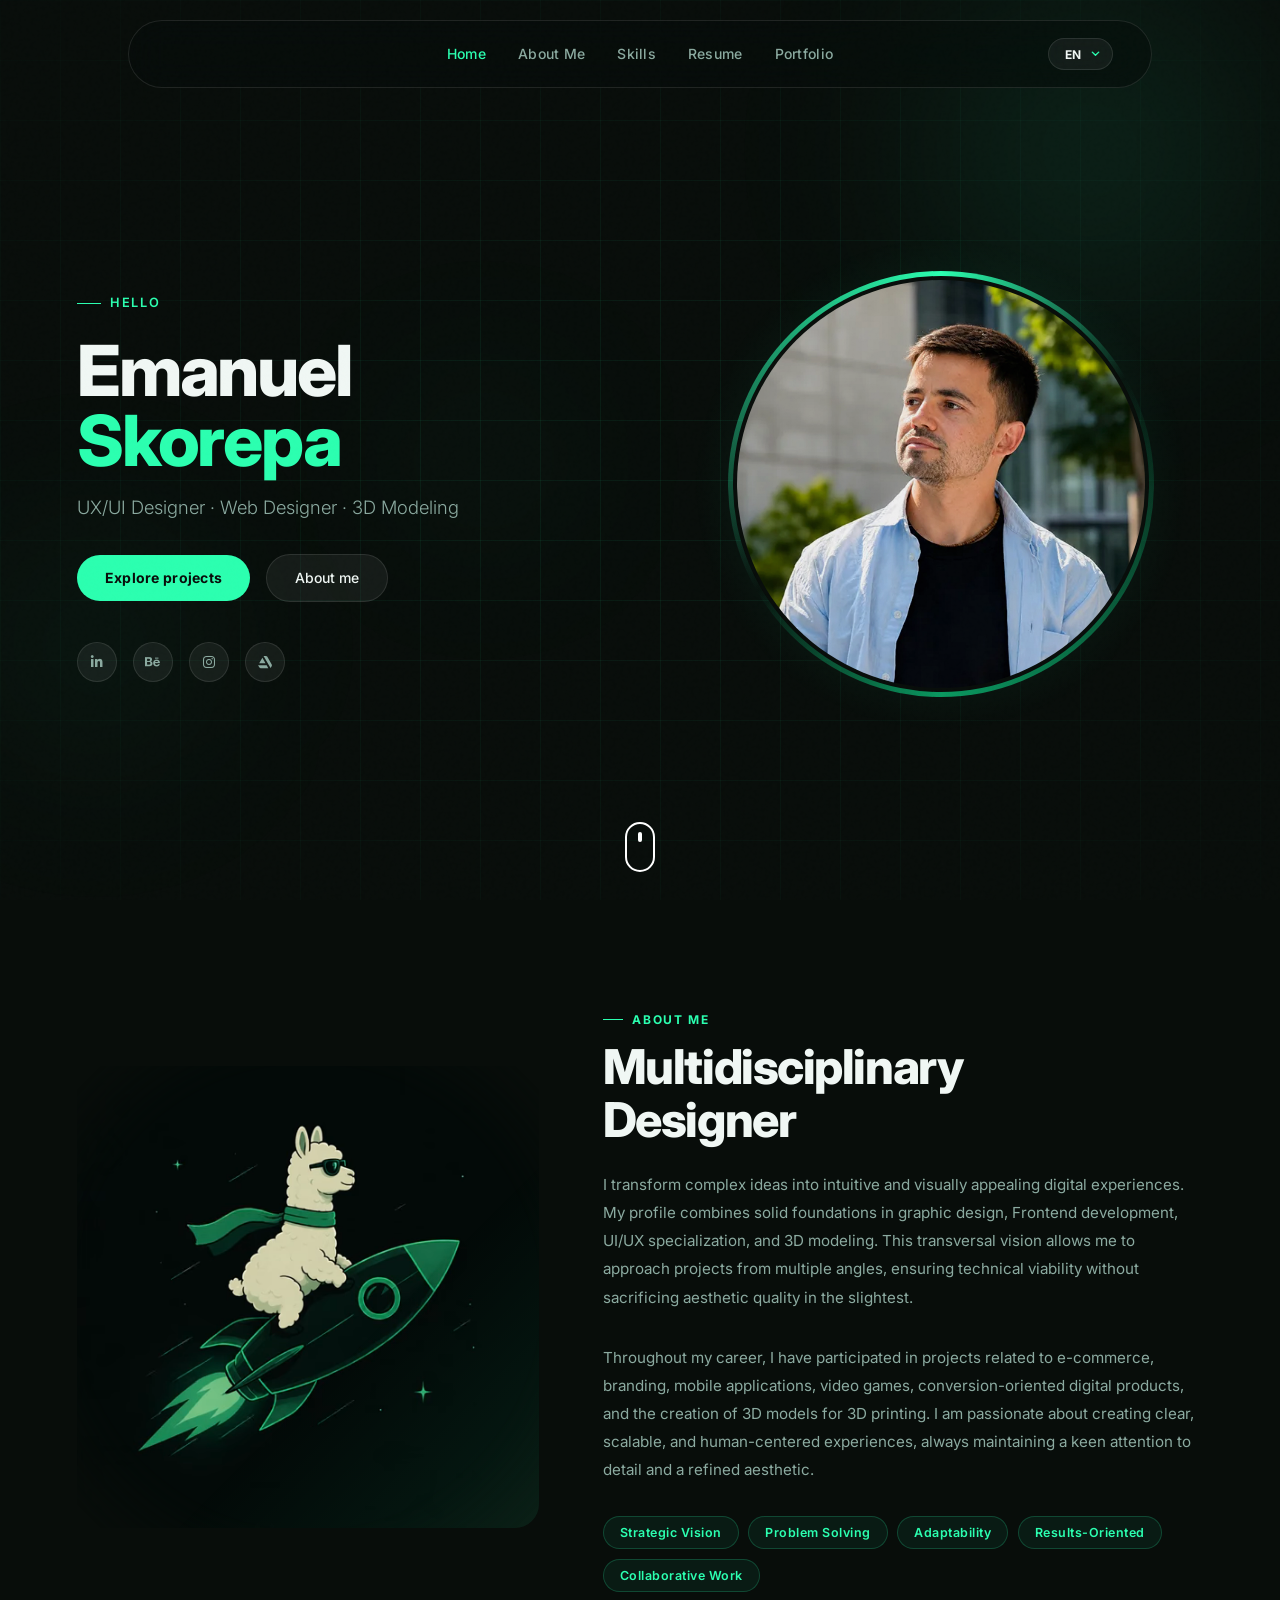
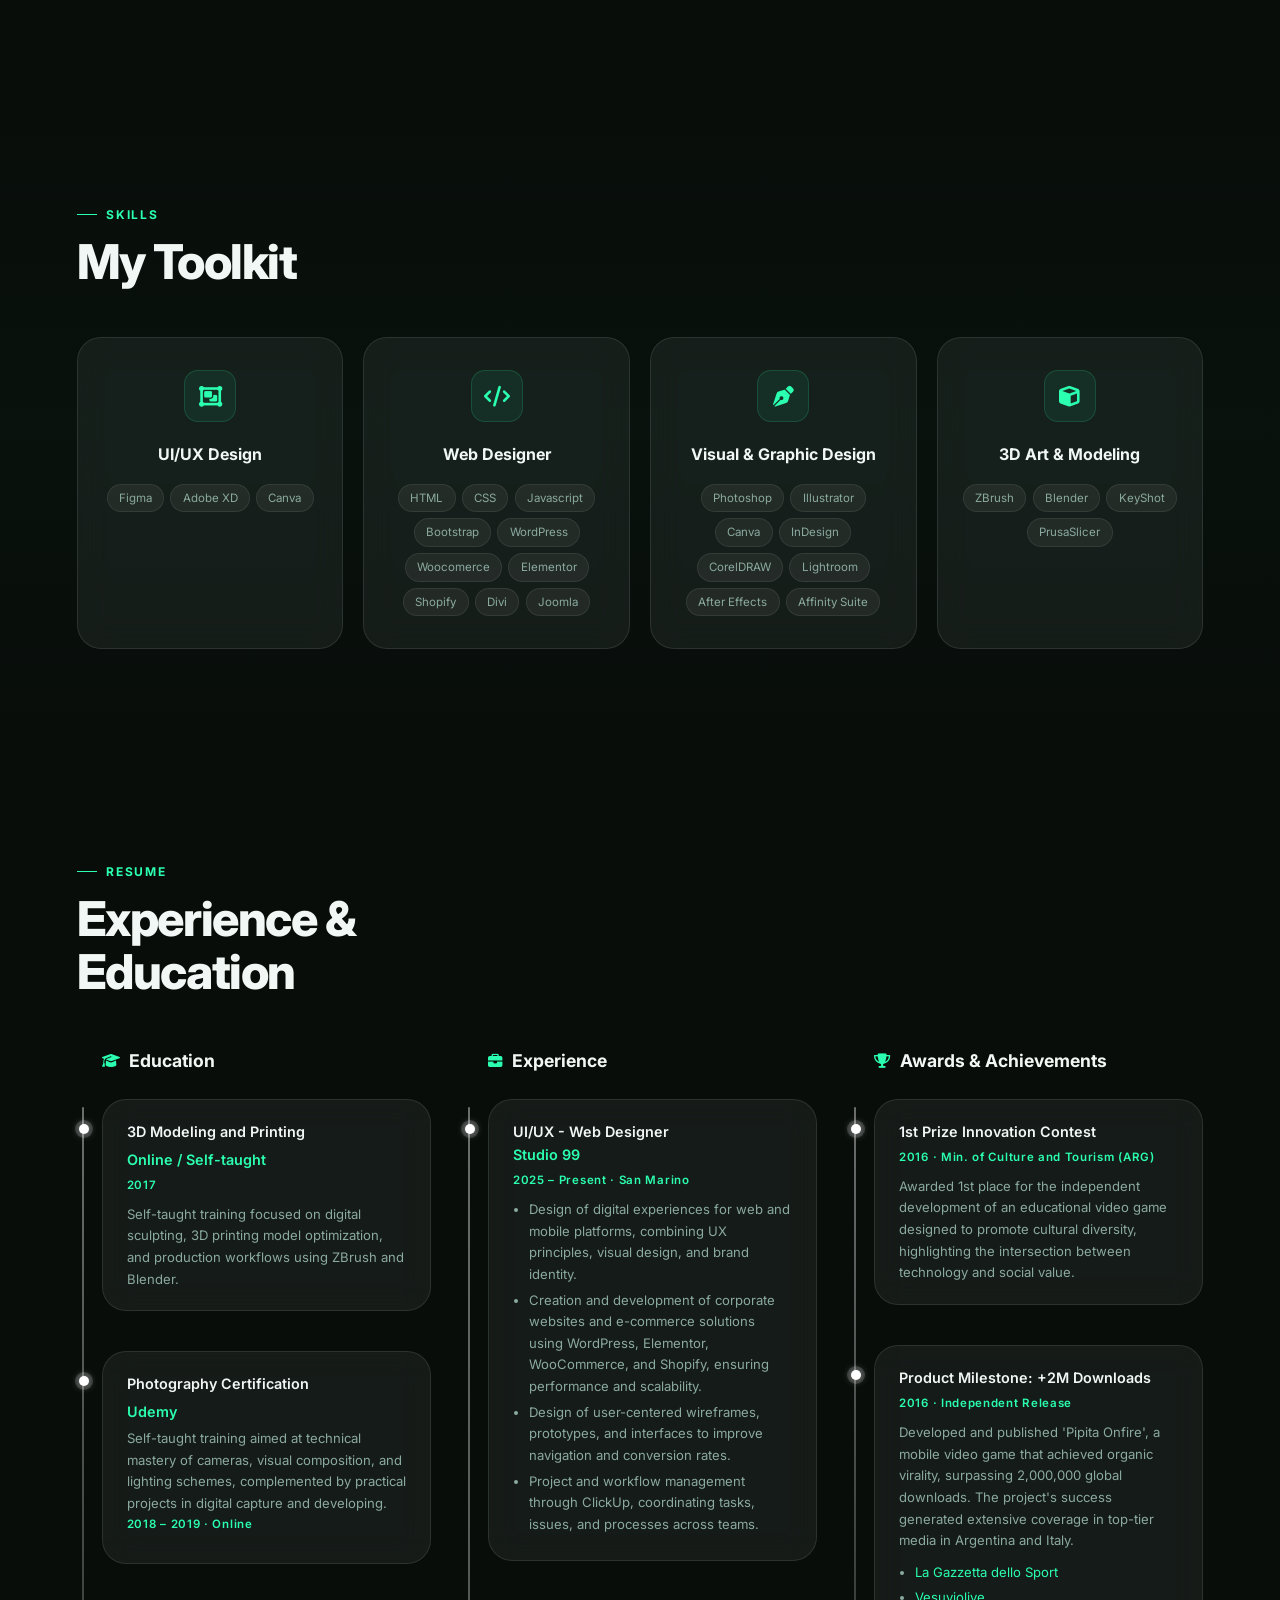
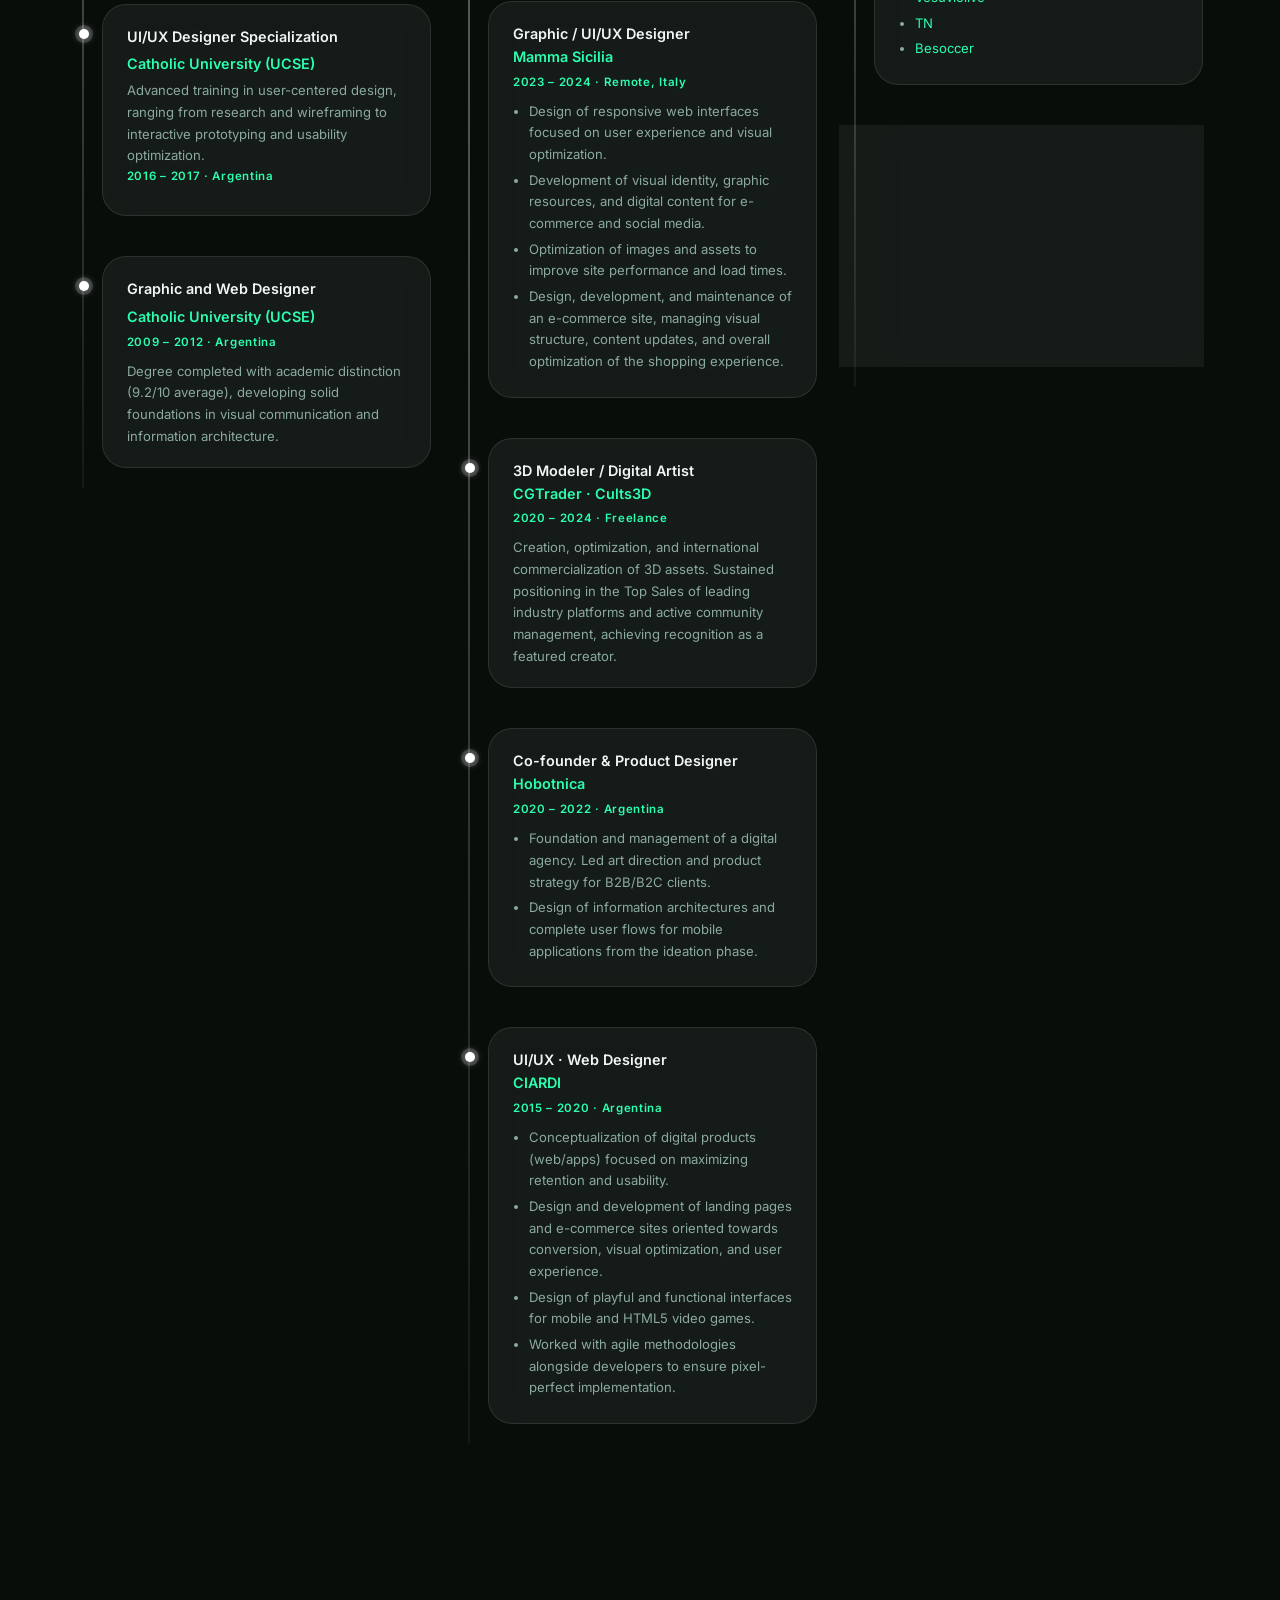
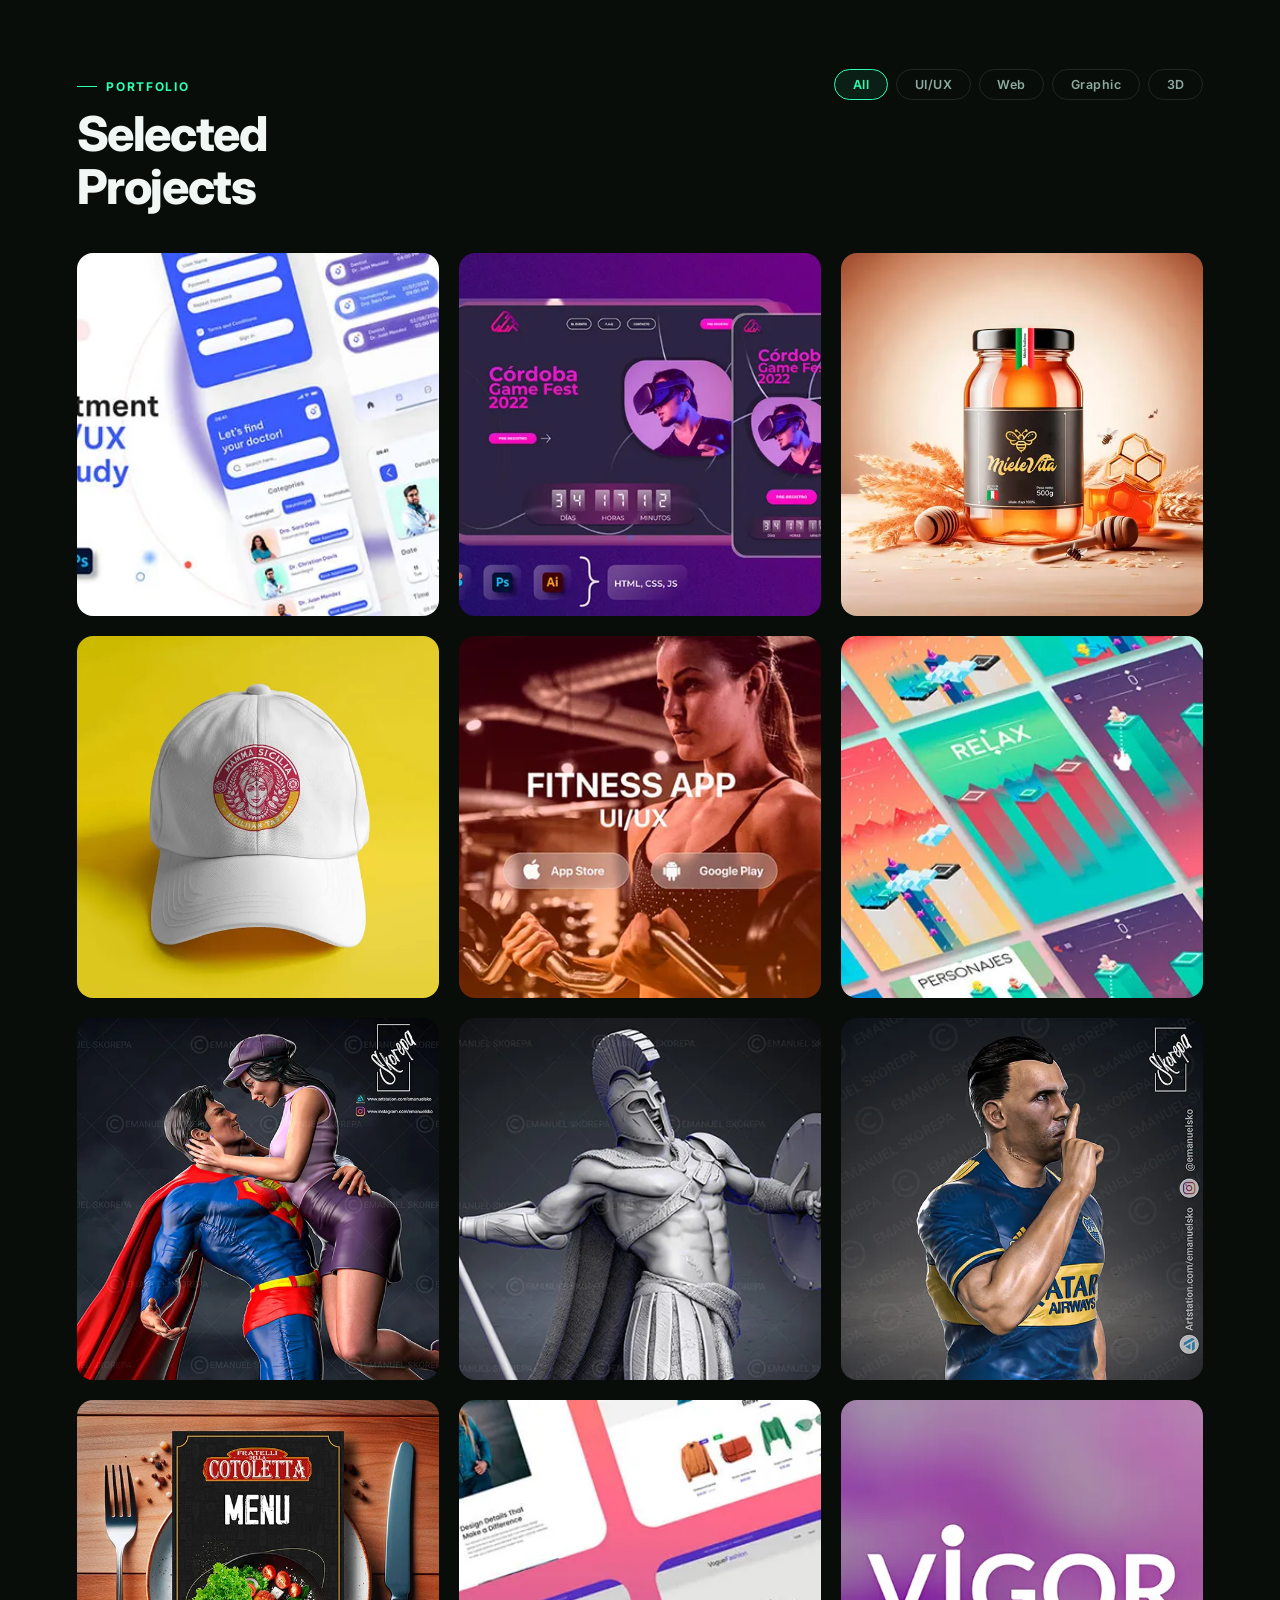
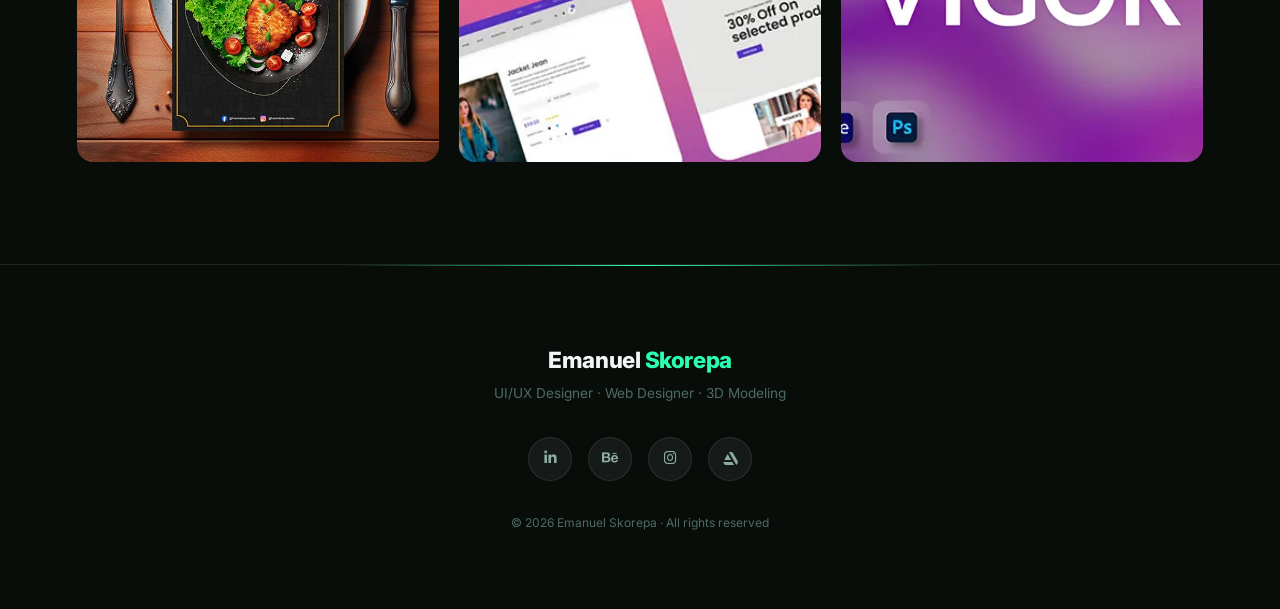
<file: index.html>
<!DOCTYPE html>
<html lang="en">
<head>
  <meta charset="UTF-8">
  <meta name="viewport" content="width=device-width, initial-scale=1.0">
  <meta name="description" content="Emanuel Skorepa — UI/UX Designer, Frontend Designer and 3D Artist specialized in interface design, digital experiences, branding, and user-centered web development.">
  <link rel="canonical" href="https://emanuelsko.github.io/">
  <link rel="alternate" hreflang="en" href="https://emanuelsko.github.io/" />
  <link rel="alternate" hreflang="es" href="https://emanuelsko.github.io/es/" />
  <link rel="alternate" hreflang="it" href="https://emanuelsko.github.io/it/" />
  <link rel="alternate" hreflang="x-default" href="https://emanuelsko.github.io/" />
  <link rel="apple-touch-icon" sizes="180x180" href="https://emanuelsko.github.io/assets/apple-touch-icon.png">
  <link rel="icon" type="image/png" sizes="32x32" href="https://emanuelsko.github.io/assets/favicon.png">
  <title>Emanuel Skorepa — UI/UX Designer & Frontend Designer</title>
  <link rel="preconnect" href="https://fonts.googleapis.com">
  <link href="https://fonts.googleapis.com/css2?family=Inter:wght@300;400;500;600;700;800;900&display=swap" rel="stylesheet">
  <link href="css/style.css" rel="stylesheet">
  <link href="css/all.min.css" rel="stylesheet">
  <link rel="stylesheet" href="https://cdnjs.cloudflare.com/ajax/libs/font-awesome/6.5.2/css/all.min.css">
</head>
<body>

<div id="loader">
  <div class="loader-ring"></div>
</div>

<nav id="navbar">
  <div class="nav-left">
    <button class="hamburger" id="hamburger" aria-label="Menu">
      <span></span><span></span><span></span>
    </button>
  </div>

  <ul class="nav-links">
    <li><a href="#hero">Home</a></li>
    <li><a href="#about">About Me</a></li>
    <li><a href="#skills">Skills</a></li>
    <li><a href="#experience">Resume</a></li>
    <li><a href="#portfolio">Portfolio</a></li>
  </ul>

  <div class="nav-right">
    <div class="lang-selector">
      <select id="langSelect" onchange="changeLanguage(this.value)" aria-label="Select Language">
        <option value="en" selected>EN</option>
        <option value="es">ES</option>
        <option value="it">IT</option>
      </select>
    </div>
  </div>
</nav>

<div class="mobile-menu" id="mobileMenu">
  <a href="#hero" onclick="closeMobile()">Home</a>
  <a href="#about" onclick="closeMobile()">About Me</a>
  <a href="#skills" onclick="closeMobile()">Skills</a>
  <a href="#experience" onclick="closeMobile()">Resume</a>
  <a href="#portfolio" onclick="closeMobile()">Portfolio</a>
</div>

<section id="hero">
  <div class="hero-grid"></div>
  <div class="hero-blob hero-blob-1"></div>
  <div class="hero-blob hero-blob-2"></div>
  <div class="hero-blob hero-blob-3"></div>

  <div class="hero-inner">
    <div class="hero-text">
      <div class="hero-eyebrow">Hello</div>
      <h1 class="hero-name">Emanuel<br><span class="accent">Skorepa</span></h1>
      <p class="hero-title">UX/UI Designer · Web Designer · 3D Modeling</p>

      <div class="hero-cta">
        <a href="#portfolio" class="btn-primary">Explore projects</a>
        <a href="#about" class="btn-ghost">About me</a>
      </div>
      <div class="hero-socials">
        <a href="https://www.linkedin.com/in/emanuelsko/" target="_blank" aria-label="LinkedIn"><i class="fa-brands fa-linkedin-in"></i></a>
        <a href="https://www.behance.net/emanuelsko" target="_blank" aria-label="Behance"><i class="fa-brands fa-behance"></i></a>
        <a href="https://www.instagram.com/emanuelsko" target="_blank" aria-label="Instagram"><i class="fa-brands fa-instagram"></i></a>
        <a href="https://www.artstation.com/emanuelsko" target="_blank" aria-label="ArtStation"><svg xmlns="http://www.w3.org/2000/svg" width="14" height="14" viewBox="0 0 512 512" fill="currentColor"><path d="m2 377.4l43 74.3A51.35 51.35 0 0 0 90.9 480h285.4l-59.2-102.6zM501.8 350L335.6 59.3A51.38 51.38 0 0 0 290.2 32h-88.4l257.3 447.6l40.7-70.5c1.9-3.2 21-29.7 2-59.1M275 304.5l-115.5-200L44 304.5z"/></svg></a>
      </div>
    </div>
    <div class="hero-image-wrap">
      <div class="hero-image-glass">
        <div class="hero-img-glow"></div>
        <img src="assets/yo-1.webp" alt="Emanuel Skorepa">
      </div>
    </div>
  </div>

  <a href="#about" aria-label="about" class="scroll-link absolute bottom-10 left-1/2 transform -translate-x-1/2 z-20 bounce-soft block">
            <!-- El dibujo del mouse creado con CSS -->
            <div class="mouse-icon">
                <div class="mouse-wheel"></div>
            </div>
        </a>
</section>

<section id="about">
  <div class="section-inner">
    <div class="about-grid">
      <div class="about-img-wrap reveal">
        <video autoplay loop muted playsinline poster="assets/alpaca.webp">
          <source src="assets/alpaca2.webm" type="video/webm">
            Your browser does not support the video tag.
          </video>
     </div>
      <div class="about-text">
        <span class="section-label">About Me</span>
        <h2 class="section-heading reveal">Multidisciplinary<br>Designer</h2>
        <p class="reveal reveal-delay-1">I transform complex ideas into intuitive and visually appealing digital experiences. My profile combines solid foundations in graphic design, Frontend development, UI/UX specialization, and 3D modeling. This transversal vision allows me to approach projects from multiple angles, ensuring technical viability without sacrificing aesthetic quality in the slightest.</p>
        <p class="reveal reveal-delay-2">Throughout my career, I have participated in projects related to e-commerce, branding, mobile applications, video games, conversion-oriented digital products, and the creation of 3D models for 3D printing. I am passionate about creating clear, scalable, and human-centered experiences, always maintaining a keen attention to detail and a refined aesthetic.</p>
        <div class="tags reveal reveal-delay-3">
          <span class="tag">Strategic Vision</span>
          <span class="tag">Problem Solving</span>
          <span class="tag">Adaptability</span>
          <span class="tag">Results-Oriented</span>
          <span class="tag">Collaborative Work</span>
        </div>
      </div>
    </div>
  </div>
</section>

<section id="skills">
  <div class="section-inner">
    <span class="section-label reveal">Skills</span>
    <h2 class="section-heading reveal">My Toolkit</h2>
    <div class="skills-grid">
      <div class="glass-card skill-card reveal reveal-delay-1">
        <div class="skill-icon"><i class="fa-solid fa-object-group"></i></div>
        <h3>UI/UX Design</h3>
        <div class="skill-pills">
          <span class="skill-pill">Figma</span>
          <span class="skill-pill">Adobe XD</span>
          <span class="skill-pill">Canva</span>
        </div>
      </div>
      <div class="glass-card skill-card reveal reveal-delay-2">
        <div class="skill-icon"><i class="fa-solid fa-code"></i></div>
        <h3>Web Designer</h3>
        <div class="skill-pills">
          <span class="skill-pill">HTML</span>
          <span class="skill-pill">CSS</span>
          <span class="skill-pill">Javascript</span>
          <span class="skill-pill">Bootstrap</span>
          <span class="skill-pill">WordPress</span>
          <span class="skill-pill">Woocomerce</span>
          <span class="skill-pill">Elementor</span>
          <span class="skill-pill">Shopify</span>
          <span class="skill-pill">Divi</span>
          <span class="skill-pill">Joomla</span>
        </div>
      </div>
      <div class="glass-card skill-card reveal reveal-delay-3">
        <div class="skill-icon"><i class="fa-solid fa-pen-nib"></i></div>
        <h3>Visual & Graphic Design</h3>
        <div class="skill-pills">
          <span class="skill-pill">Photoshop</span>
          <span class="skill-pill">Illustrator</span>
          <span class="skill-pill">Canva</span>
          <span class="skill-pill">InDesign</span>
          <span class="skill-pill">CorelDRAW</span>
          <span class="skill-pill">Lightroom</span>
          <span class="skill-pill">After Effects</span>
          <span class="skill-pill">Affinity Suite</span>
        </div>
      </div>
      <div class="glass-card skill-card reveal reveal-delay-4">
        <div class="skill-icon"><i class="fa-solid fa-cube"></i></div>
        <h3>3D Art & Modeling</h3>
        <div class="skill-pills">
          <span class="skill-pill">ZBrush</span>
          <span class="skill-pill">Blender</span>
          <span class="skill-pill">KeyShot</span>
          <span class="skill-pill">PrusaSlicer</span>
        </div>
      </div>
    </div>
  </div>
</section>

<section id="experience">
  <div class="section-inner">
    <span class="section-label reveal">Resume</span>
    <h2 class="section-heading reveal">Experience &<br>Education</h2>
    <div class="exp-grid">

      <div class="exp-col timeline-col reveal reveal-delay-1">
        <h3><i class="fa-solid fa-graduation-cap"></i> Education</h3>
        <div class="glass-card exp-item">
          <h4>3D Modeling and Printing</h4>
          <h4><a href="https://www.udemy.com" target="_blank">Online / Self-taught</a></h4>
          <span class="exp-year">2017</span>
          <p>Self-taught training focused on digital sculpting, 3D printing model optimization, and production workflows using ZBrush and Blender.</p>
        </div>
        <div class="glass-card exp-item">
          <h4>Photography Certification</h4>
          <h4><a href="https://www.udemy.com" target="_blank">Udemy</a></h4>
          <p>Self-taught training aimed at technical mastery of cameras, visual composition, and lighting schemes, complemented by practical projects in digital capture and developing.</p>
          <span class="exp-year">2018 – 2019 · Online</span>
        </div>
        <div class="glass-card exp-item">
          <h4>UI/UX Designer Specialization</h4>
          <h4><a href="https://www.ucse.edu.ar/" target="_blank">Catholic University (UCSE)</a></h4>
          <p>Advanced training in user-centered design, ranging from research and wireframing to interactive prototyping and usability optimization.</p>
          <span class="exp-year">2016 – 2017 · Argentina</span>
        </div>
        <div class="glass-card exp-item">
          <h4>Graphic and Web Designer</h4>
          <h4><a href="https://www.ucse.edu.ar/" target="_blank">Catholic University (UCSE)</a></h4>
          <span class="exp-year">2009 – 2012 · Argentina</span>
          <p>Degree completed with academic distinction (9.2/10 average), developing solid foundations in visual communication and information architecture.</p>
        </div>
      </div>

      <div class="exp-col timeline-col reveal reveal-delay-2">
        <h3><i class="fa-solid fa-briefcase"></i> Experience</h3>
        <div class="glass-card exp-item">
          <h4>UI/UX - Web Designer<br><a>Studio 99</a></h4>
          <span class="exp-year">2025 – Present · San Marino</span>
          <ul>
            <li>Design of digital experiences for web and mobile platforms, combining UX principles, visual design, and brand identity.</li>
            <li>Creation and development of corporate websites and e-commerce solutions using WordPress, Elementor, WooCommerce, and Shopify, ensuring performance and scalability.</li>
            <li>Design of user-centered wireframes, prototypes, and interfaces to improve navigation and conversion rates.</li>
            <li>Project and workflow management through ClickUp, coordinating tasks, issues, and processes across teams.</li>
          </ul>
        </div>
        <div class="glass-card exp-item">
          <h4>Graphic / UI/UX Designer<br><a>Mamma Sicilia</a></h4>
          <span class="exp-year">2023 – 2024 · Remote, Italy</span>
          <ul>
            <li>Design of responsive web interfaces focused on user experience and visual optimization.</li>
            <li>Development of visual identity, graphic resources, and digital content for e-commerce and social media.</li>
            <li>Optimization of images and assets to improve site performance and load times.</li>
            <li>Design, development, and maintenance of an e-commerce site, managing visual structure, content updates, and overall optimization of the shopping experience.</li>
          </ul>
        </div>
        <div class="glass-card exp-item">
          <h4>3D Modeler / Digital Artist<br><a>CGTrader · Cults3D</a></h4>
          <span class="exp-year">2020 – 2024 · Freelance</span>
          <p>Creation, optimization, and international commercialization of 3D assets. Sustained positioning in the Top Sales of leading industry platforms and active community management, achieving recognition as a featured creator.</p>
        </div>
        <div class="glass-card exp-item">
          <h4>Co-founder & Product Designer<br><a>Hobotnica</a></h4>
          <span class="exp-year">2020 – 2022 · Argentina</span>
          <ul>
            <li>Foundation and management of a digital agency. Led art direction and product strategy for B2B/B2C clients.</li>
            <li>Design of information architectures and complete user flows for mobile applications from the ideation phase.</li>
          </ul>
        </div>
        <div class="glass-card exp-item">
          <h4>UI/UX · Web Designer<br><a>CIARDI</a></h4>
          <span class="exp-year">2015 – 2020 · Argentina</span>
          <ul>
            <li>Conceptualization of digital products (web/apps) focused on maximizing retention and usability.</li>
            <li>Design and development of landing pages and e-commerce sites oriented towards conversion, visual optimization, and user experience.</li>
            <li>Design of playful and functional interfaces for mobile and HTML5 video games.</li>
            <li>Worked with agile methodologies alongside developers to ensure pixel-perfect implementation.</li>
          </ul>
        </div>
      </div>

      <div class="exp-col timeline-col reveal reveal-delay-3">
        <h3><i class="fa-solid fa-trophy"></i> Awards & Achievements</h3>
        <div class="glass-card exp-item">
          <h4>1st Prize Innovation Contest</h4>
          <span class="exp-year">2016 · Min. of Culture and Tourism (ARG)</span>
          <p>Awarded 1st place for the independent development of an educational video game designed to promote cultural diversity, highlighting the intersection between technology and social value.</p>
        </div>
        <div class="glass-card exp-item">
          <h4>Product Milestone: +2M Downloads</h4>
          <span class="exp-year">2016 · Independent Release</span>
          <p>Developed and published 'Pipita Onfire', a mobile video game that achieved organic virality, surpassing 2,000,000 global downloads. The project's success generated extensive coverage in top-tier media in Argentina and Italy.</p>
          <ul class="press-links" style="margin-top:0.6rem">
            <li><a href="https://www.gazzetta.it/Calcio/Serie-A/Juventus/07-08-2016/higuain-sfotto-argentina-app-fare-gol-finale-160637427567.shtml" target="_blank">La Gazzetta dello Sport</a></li>
            <li><a href="https://www.vesuviolive.it/calcio-napoli/159840-foto-anche-argentina-sfottono-higuain-nasce-lapp-pipita-fire/" target="_blank">Vesuviolive</a></li>
            <li><a href="https://tn.com.ar/deportes/polideportivo/2016/08/08/pipita-on-fire-el-juego-en-el-que-tenes-que-ayudar-a-higuain-a-meter-goles-en-las-finales/" target="_blank">TN</a></li>
            <li><a href="https://es.besoccer.com/noticia/asi-es-pipita-on-fire-la-app-que-se-burla-de-higuain" target="_blank">Besoccer</a></li>
          </ul>
        </div>
        <div class="glass-card exp-item">
          <h4>Government Distinction</h4>
          <span class="exp-year">2018 · Government of the Prov. of Jujuy</span>
          <p>Official award granted in recognition of trajectory, entrepreneurial spirit, and contribution to the local technological sector through the advanced and innovative use of 3D printing.</p>
          <ul class="press-links" style="margin-top:0.6rem">
            <li><a href="https://prensa.jujuy.gob.ar/artesanos/estatuilla-los-primeros-premios-la-fne-n42369" target="_blank">View distinction</a></li>
          </ul>
        </div>
      </div>
    </div>
  </div>
</section>

<section id="portfolio">
  <div class="section-inner">
    <div class="portfolio-header">
      <div>
        <span class="section-label reveal">Portfolio</span>
        <h2 class="section-heading reveal" style="margin-bottom:0">Selected<br>Projects</h2>
      </div>
      <div class="filter-tabs reveal reveal-delay-1">
        <button class="filter-btn active" data-filter="all">All</button>
        <button class="filter-btn" data-filter="user-interface">UI/UX</button>
        <button class="filter-btn" data-filter="web">Web</button>
        <button class="filter-btn" data-filter="graphic">Graphic</button>
        <button class="filter-btn" data-filter="3D">3D</button>
      </div>
    </div>
    <div class="portfolio-grid" id="portfolioGrid">

      <div class="portfolio-item reveal" data-cats="user-interface">
        <img src="assets/g1.webp" alt="Doctor Appointment">
        <div class="portfolio-overlay">
          <h5>Doctor Appointment UX & UI</h5>
          <span>UI/UX Designer</span>
          <a href="https://www.behance.net/gallery/175348375/Doctor-Appointment-UX-UI-Case-Study" target="_blank"></a>
        </div>
      </div>

      <div class="portfolio-item reveal reveal-delay-1" data-cats="web user-interface">
        <img src="assets/g2.webp" alt="Landing Page">
        <div class="portfolio-overlay">
          <h5>Landing Page</h5>
          <span>UI/UX Designer</span>
          <a href="https://www.behance.net/gallery/176331149/Landing-Page-Design-UIUX" target="_blank"></a>
        </div>
      </div>

      <div class="portfolio-item reveal reveal-delay-2" data-cats="graphic">
        <img src="assets/g3.webp" alt="Miele Vita">
        <div class="portfolio-overlay">
          <h5>Miele Vita – Packaging</h5>
          <span>Graphic Designer</span>
          <a href="https://www.behance.net/gallery/181825107/Mockups-Packaging-Miele-Vita" target="_blank"></a>
        </div>
      </div>

      <div class="portfolio-item reveal reveal-delay-1" data-cats="graphic">
        <img src="assets/g4.webp" alt="Mamma Sicilia">
        <div class="portfolio-overlay">
          <h5>Mamma Sicilia / Branding</h5>
          <span>Graphic Designer</span>
          <a href="https://www.behance.net/gallery/197940693/Logo-Mockups-Mamma-Sicilia" target="_blank"></a>
        </div>
      </div>

      <div class="portfolio-item reveal reveal-delay-2" data-cats="user-interface">
        <img src="assets/g5.webp" alt="App Fitness">
        <div class="portfolio-overlay">
          <h5>App Fitness</h5>
          <span>UI/UX Designer</span>
          <a href="https://www.behance.net/gallery/173012513/App-Fitness" target="_blank"></a>
        </div>
      </div>

      <div class="portfolio-item reveal reveal-delay-3" data-cats="user-interface">
        <img src="assets/g6.webp" alt="Relax Game UI">
        <div class="portfolio-overlay">
          <h5>Relax – Videogame UI</h5>
          <span>Videogame UI</span>
          <a href="https://www.behance.net/gallery/168305437/Relax-Game-UI-Design" target="_blank"></a>
        </div>
      </div>

      <div class="portfolio-item reveal" data-cats="3D">
        <img src="assets/g7.webp" alt="Superman and Lois">
        <div class="portfolio-overlay">
          <h5>Superman and Lois</h5>
          <span>3D Designer</span>
          <a href="https://www.artstation.com/artwork/Wm0KgG" target="_blank"></a>
        </div>
      </div>

      <div class="portfolio-item reveal reveal-delay-1" data-cats="3D">
        <img src="assets/g8.webp" alt="Spartan Warrior">
        <div class="portfolio-overlay">
          <h5>Spartan Warrior</h5>
          <span>3D Designer</span>
          <a href="https://www.artstation.com/artwork/QnGK38" target="_blank"></a>
        </div>
      </div>

      <div class="portfolio-item reveal reveal-delay-2" data-cats="3D">
        <img src="assets/g9.webp" alt="Carlos Tevez Sculpture">
        <div class="portfolio-overlay">
          <h5>Carlos Tevez Sculpture</h5>
          <span>3D Designer</span>
          <a href="https://www.artstation.com/artwork/XnQe8R" target="_blank"></a>
        </div>
      </div>

      <div class="portfolio-item reveal" data-cats="graphic">
        <img src="assets/g10.webp" alt="Restaurant Menu">
        <div class="portfolio-overlay">
          <h5>Restaurant Menu Redesign</h5>
          <span>Graphic Designer</span>
          <a href="https://www.behance.net/gallery/197986493/Restaurant-Menu-Redesign" target="_blank"></a>
        </div>
      </div>

      <div class="portfolio-item reveal reveal-delay-1" data-cats="user-interface web">
        <img src="assets/g11.webp" alt="Web Ecommerce">
        <div class="portfolio-overlay">
          <h5>Web Ecommerce</h5>
          <span>UI/UX Design</span>
          <a href="https://www.behance.net/gallery/173520869/Web-Ecommerce-UIUX-Design" target="_blank"></a>
        </div>
      </div>

      <div class="portfolio-item reveal reveal-delay-2" data-cats="graphic">
        <img src="assets/g12.webp" alt="Vigor">
        <div class="portfolio-overlay">
          <h5>Vigor</h5>
          <span>Motion Graphics</span>
          <a href="https://www.behance.net/gallery/202860429/VIGOR-Animate-Banner" target="_blank"></a>
        </div>
      </div>

    </div>
  </div>
</section>

<footer>
  <div class="footer-inner">
    <div>
      <div class="footer-name">Emanuel <span>Skorepa</span></div>
      <div class="footer-tagline">UI/UX Designer · Web Designer · 3D Modeling</div>
    </div>
    <div class="footer-socials">
      <a href="https://www.linkedin.com/in/emanuelsko/" target="_blank" aria-label="LinkedIn"><i class="fa-brands fa-linkedin-in"></i></a>
      <a href="https://www.behance.net/emanuelsko" target="_blank" aria-label="Behance"><i class="fa-brands fa-behance"></i></a>
      <a href="https://www.instagram.com/emanuelsko" target="_blank" aria-label="Instagram"><i class="fa-brands fa-instagram"></i></a>
      <a href="https://www.artstation.com/emanuelsko" target="_blank" aria-label="ArtStation">
        <svg xmlns="http://www.w3.org/2000/svg" width="15" height="15" viewBox="0 0 512 512" fill="currentColor"><path d="m2 377.4l43 74.3A51.35 51.35 0 0 0 90.9 480h285.4l-59.2-102.6zM501.8 350L335.6 59.3A51.38 51.38 0 0 0 290.2 32h-88.4l257.3 447.6l40.7-70.5c1.9-3.2 21-29.7 2-59.1M275 304.5l-115.5-200L44 304.5z"/></svg>
      </a>
    </div>
    <p class="footer-copy">© 2026 Emanuel Skorepa · All rights reserved</p>
  </div>
</footer>

<script>
  // Loader
  window.addEventListener('load', () => {
    setTimeout(() => {
      document.getElementById('loader').classList.add('hidden');
    }, 600);
  });

  // Navbar scroll
  const navbar = document.getElementById('navbar');
  window.addEventListener('scroll', () => {
    navbar.classList.toggle('scrolled', window.scrollY > 50);
  });

  // Hamburger
  const hamburger = document.getElementById('hamburger');
  const mobileMenu = document.getElementById('mobileMenu');
  hamburger.addEventListener('click', () => {
    hamburger.classList.toggle('open');
    mobileMenu.classList.toggle('open');
  });
  function closeMobile() {
    hamburger.classList.remove('open');
    mobileMenu.classList.remove('open');
  }

  //Redireccion idioma es o interval

  (function() {
    // Verificamos si ya existe una preferencia de idioma guardada
    const hasChosenLanguage = localStorage.getItem('languagePreference');

    // Si NO hay preferencia guardada, ejecutamos la auto-detección
    if (!hasChosenLanguage) {
      // Obtenemos el idioma del dispositivo (ej. 'es-ES', 'it-IT', 'en-US')
      const userLang = navigator.language || navigator.userLanguage;
      const langCode = userLang.substring(0, 2).toLowerCase();

      // Marcamos en el almacenamiento local que ya hicimos la verificación
      // Esto evita que el script vuelva a ejecutarse en el futuro.
      localStorage.setItem('languagePreference', 'auto-detected');

      // Redirigimos según el idioma
      if (langCode === 'es') {
        window.location.replace('./es/index.html');
      } else if (langCode === 'it') {
        window.location.replace('./it/index.html');
      }
      // Si el idioma no es ni 'es' ni 'it', no hace nada y el usuario se queda
      // leyendo el index.html actual (inglés).
    }
  })();

  // Redirección del selector de idiomas
  function changeLanguage(lang) {
    let targetUrl = "";
    if (lang === "es") {
      targetUrl = "/es/index.html";
    } else if (lang === "en") {
      targetUrl = "index.html";
    } else if (lang === "it") {
      targetUrl = "/it/index.html";
    }

    if (targetUrl) {
      window.location.href = targetUrl;
    }
  }


  function changeLanguage(lang) {

  localStorage.setItem('languagePreference', 'manual-' + lang);


  if (lang === 'es') {
    window.location.href = './es/index.html';
  } else if (lang === 'it') {
    window.location.href = './it/index.html';
  } else {
    window.location.href = '/index.html';
  }
}

  // Scroll reveal
  const reveals = document.querySelectorAll('.reveal');
  const observer = new IntersectionObserver((entries) => {
    entries.forEach(e => {
      if (e.isIntersecting) {
        e.target.classList.add('visible');
        observer.unobserve(e.target);
      }
    });
  }, { threshold: 0.1 });
  reveals.forEach(el => observer.observe(el));

  // Portfolio filter
  const filterBtns = document.querySelectorAll('.filter-btn');
  const portfolioItems = document.querySelectorAll('.portfolio-item');

  filterBtns.forEach(btn => {
    btn.addEventListener('click', () => {
      filterBtns.forEach(b => b.classList.remove('active'));
      btn.classList.add('active');
      const filter = btn.dataset.filter;
      portfolioItems.forEach(item => {
        const cats = item.dataset.cats || '';
        if (filter === 'all' || cats.includes(filter)) {
          item.classList.remove('hidden');
        } else {
          item.classList.add('hidden');
        }
      });
    });
  });

  // Smooth active nav link
  const sections = document.querySelectorAll('section[id], footer[id]');
  const navLinks = document.querySelectorAll('.nav-links a');
  window.addEventListener('scroll', () => {
    let current = '';
    sections.forEach(s => {
      if (window.scrollY >= s.offsetTop - 120) current = s.id;
    });
    navLinks.forEach(a => {
      a.style.color = a.getAttribute('href') === '#' + current
        ? 'var(--green)' : '';
    });
  });
</script>
</body>
</html>
</file>
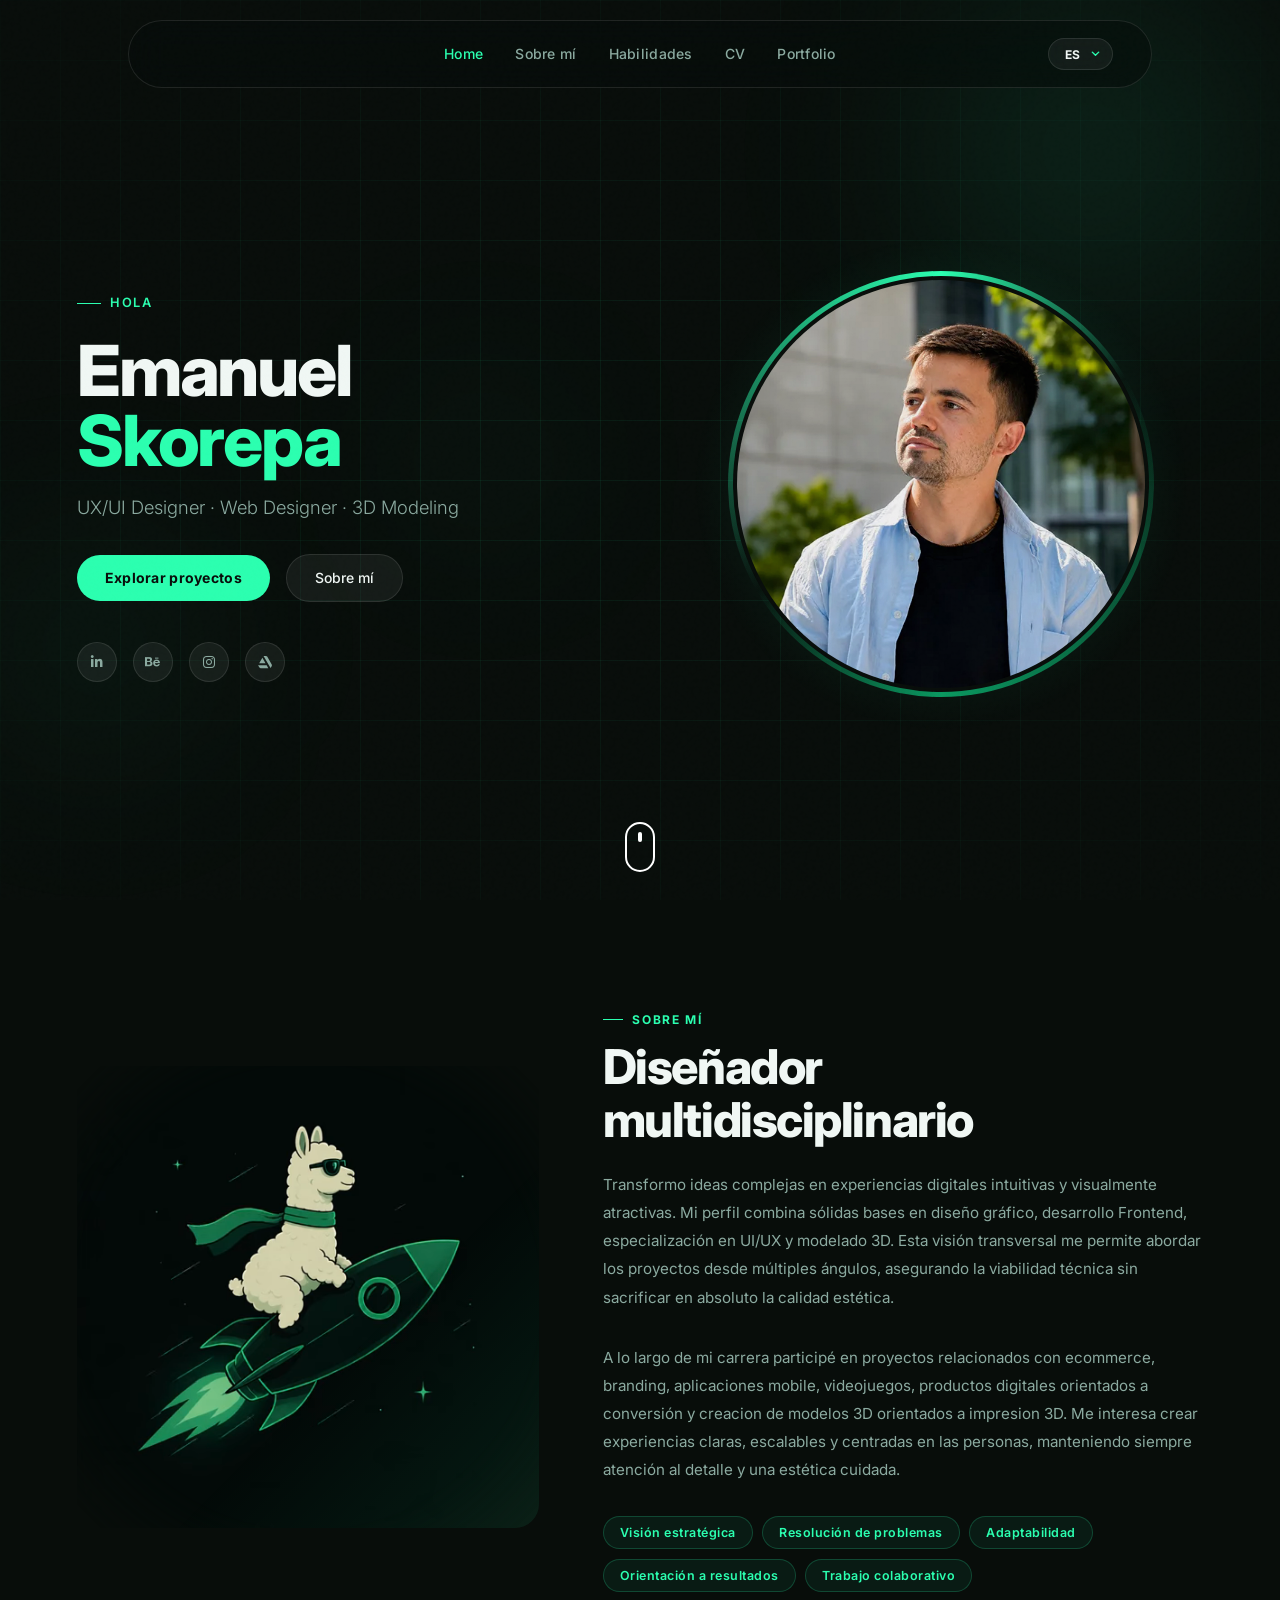
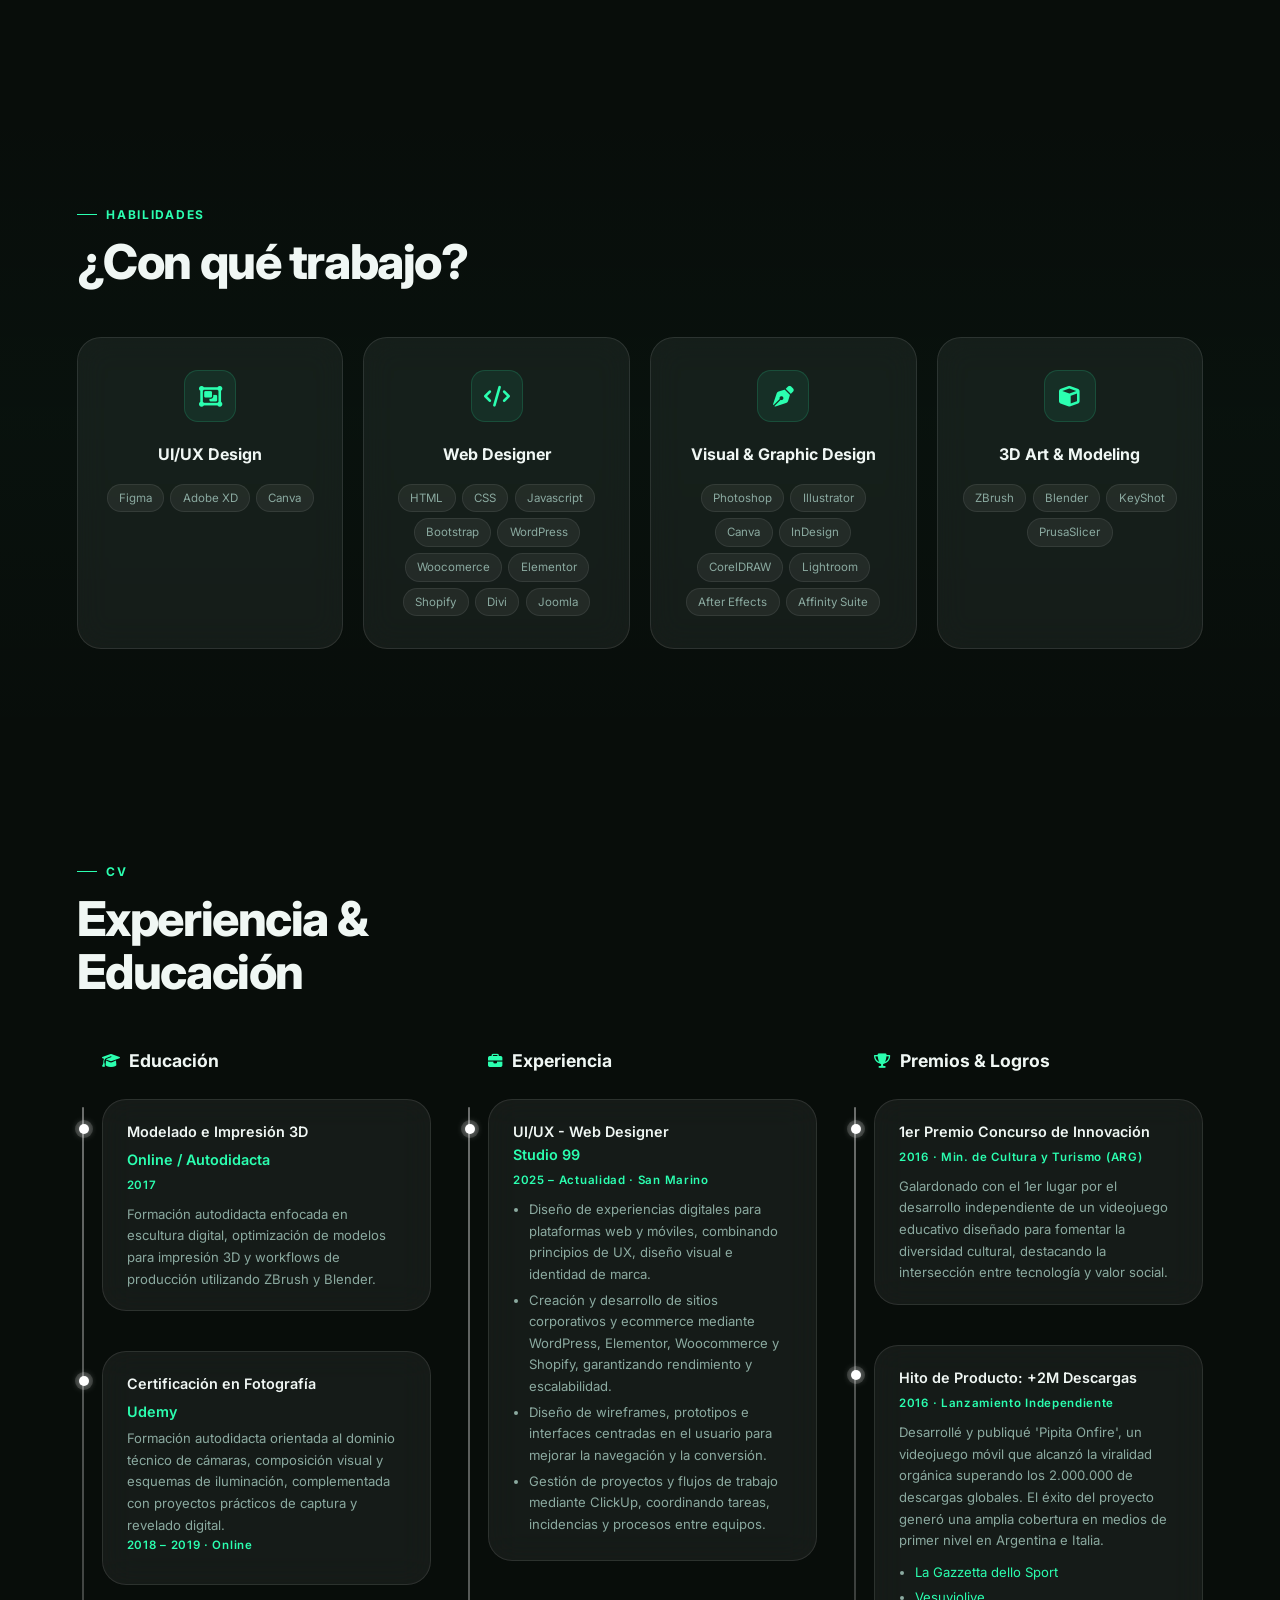
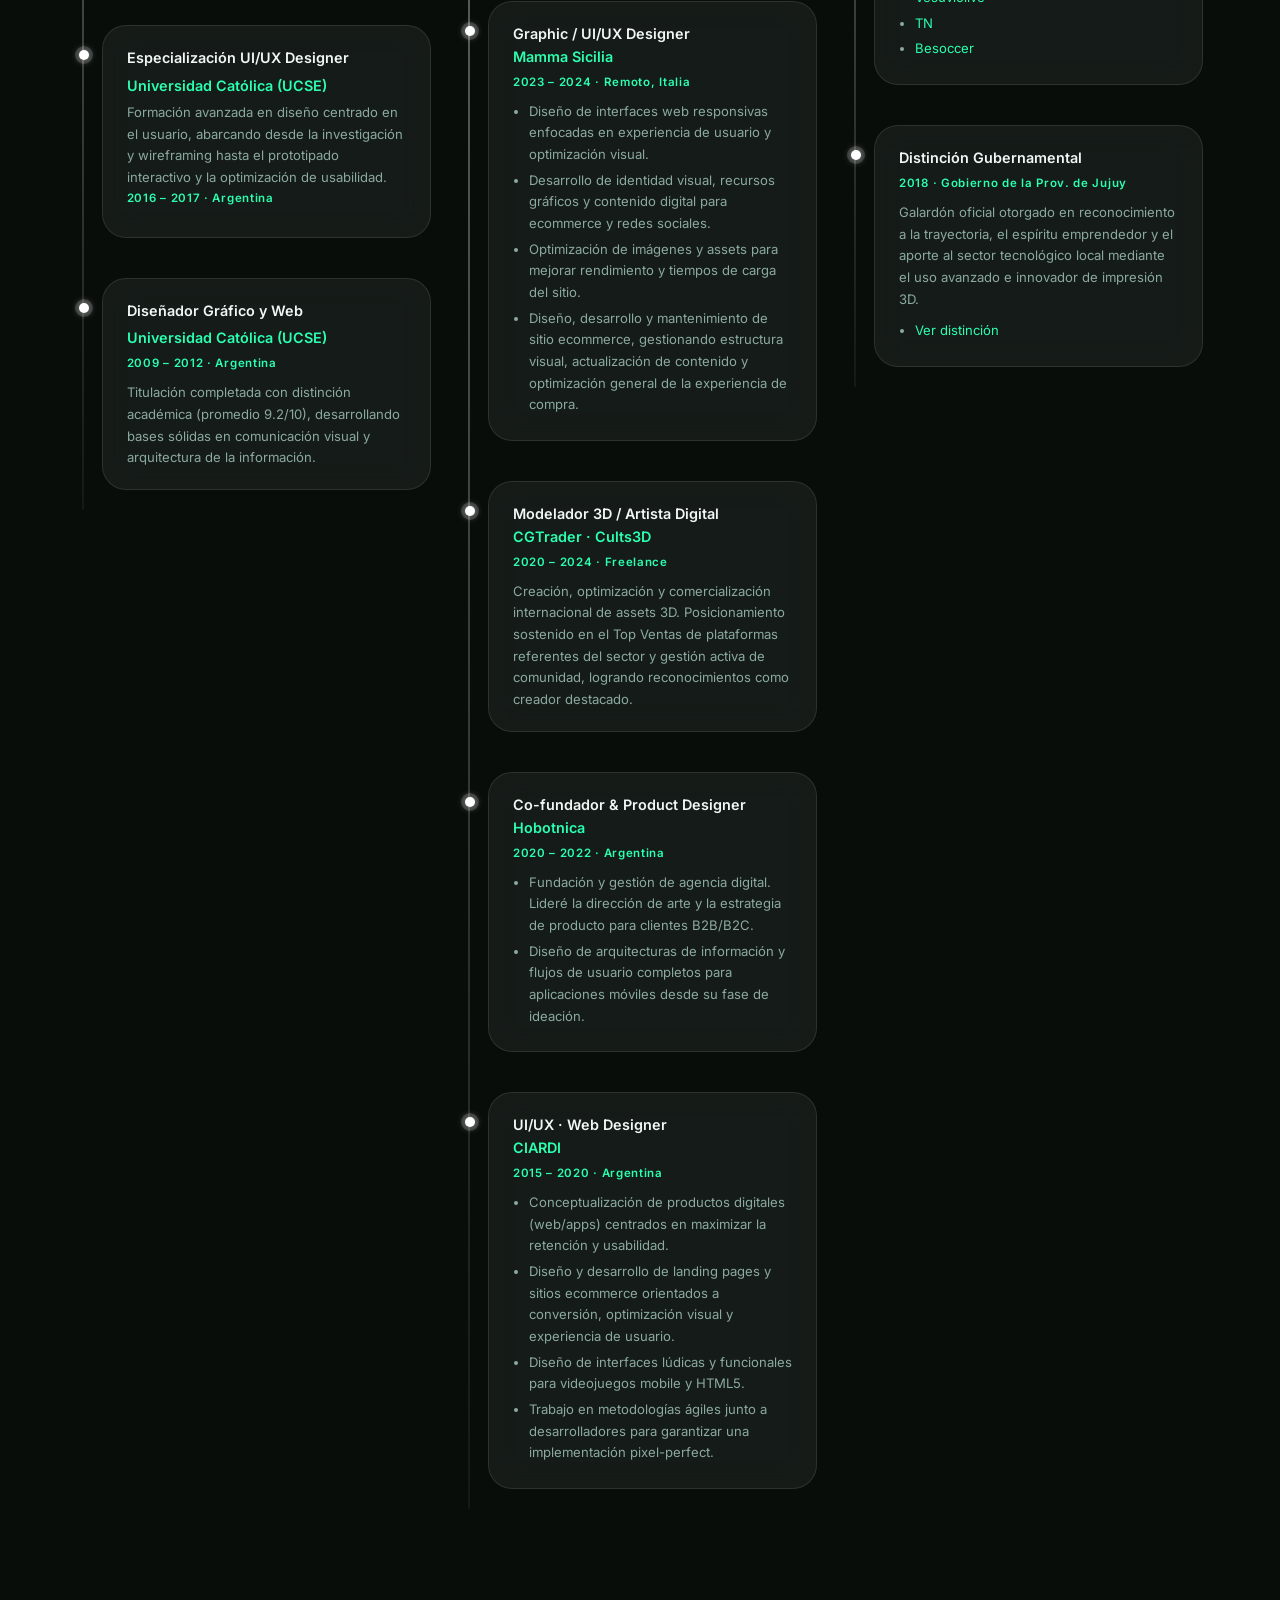
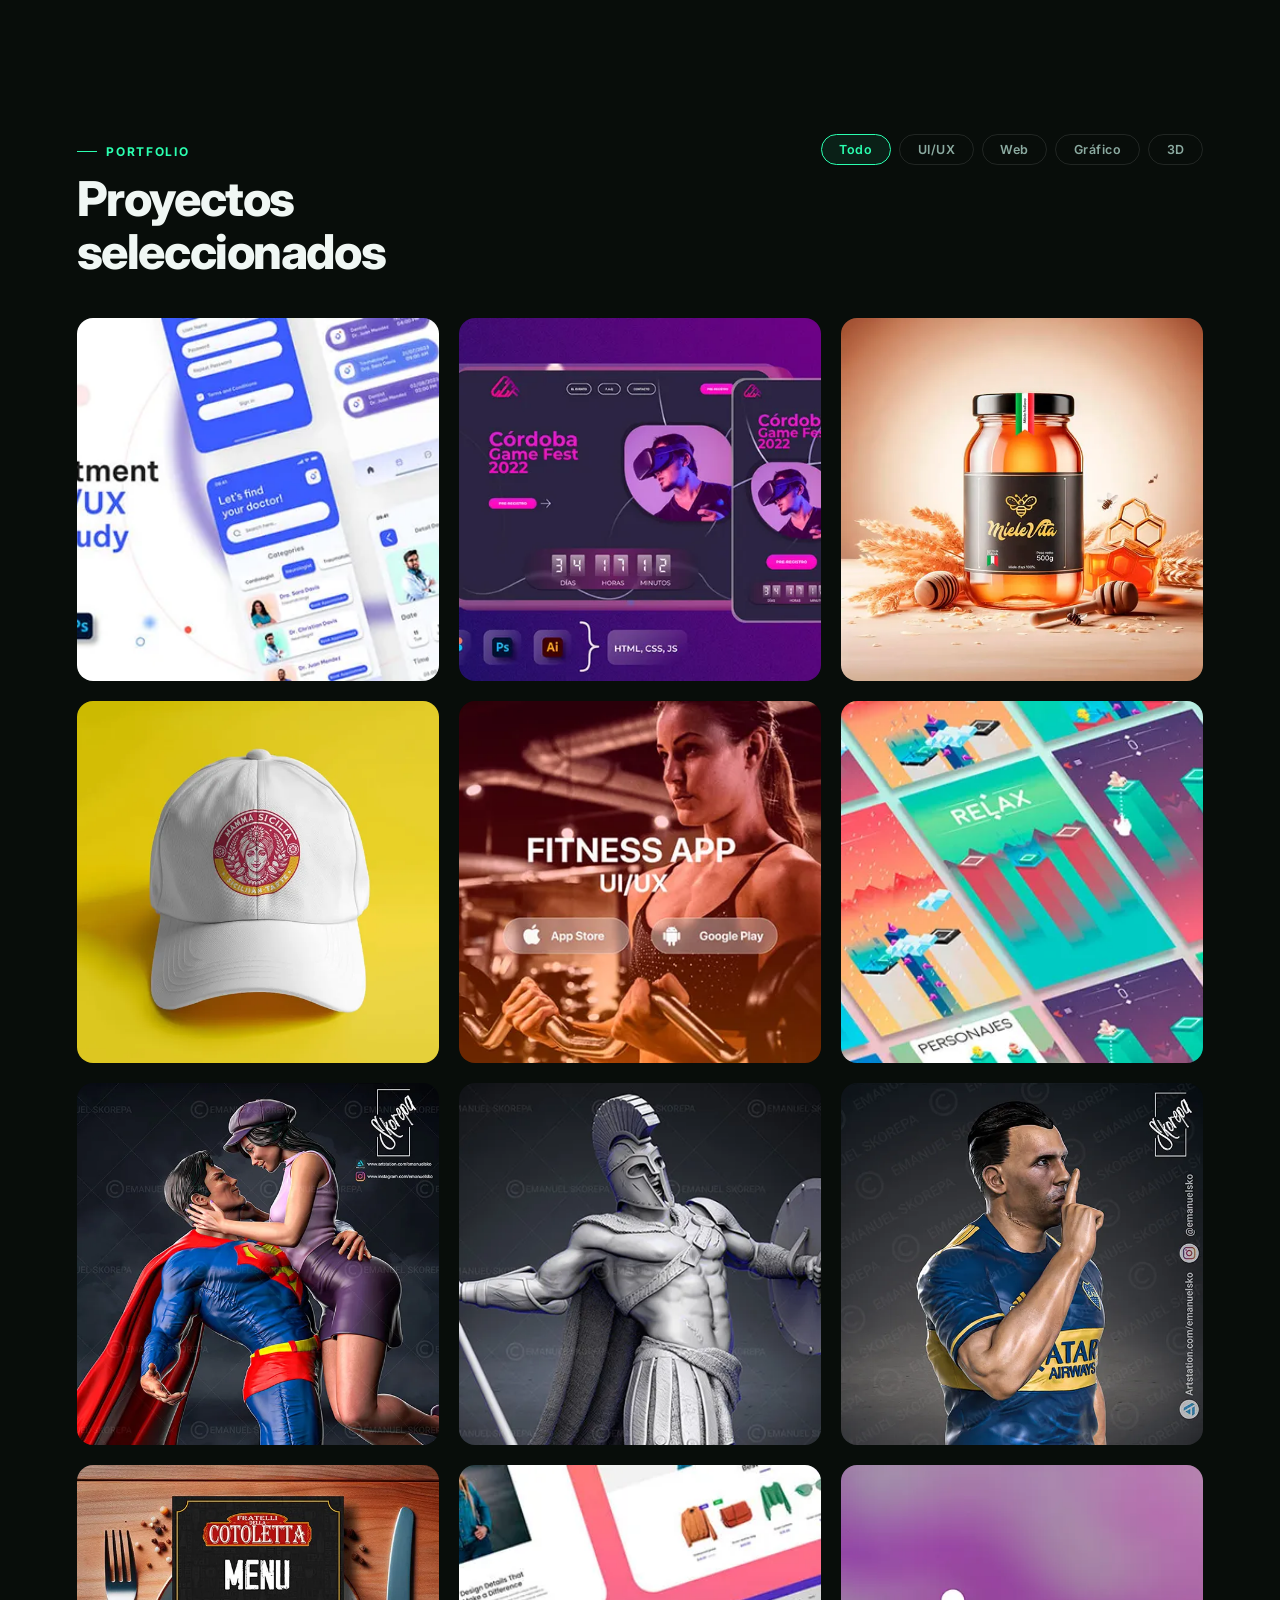
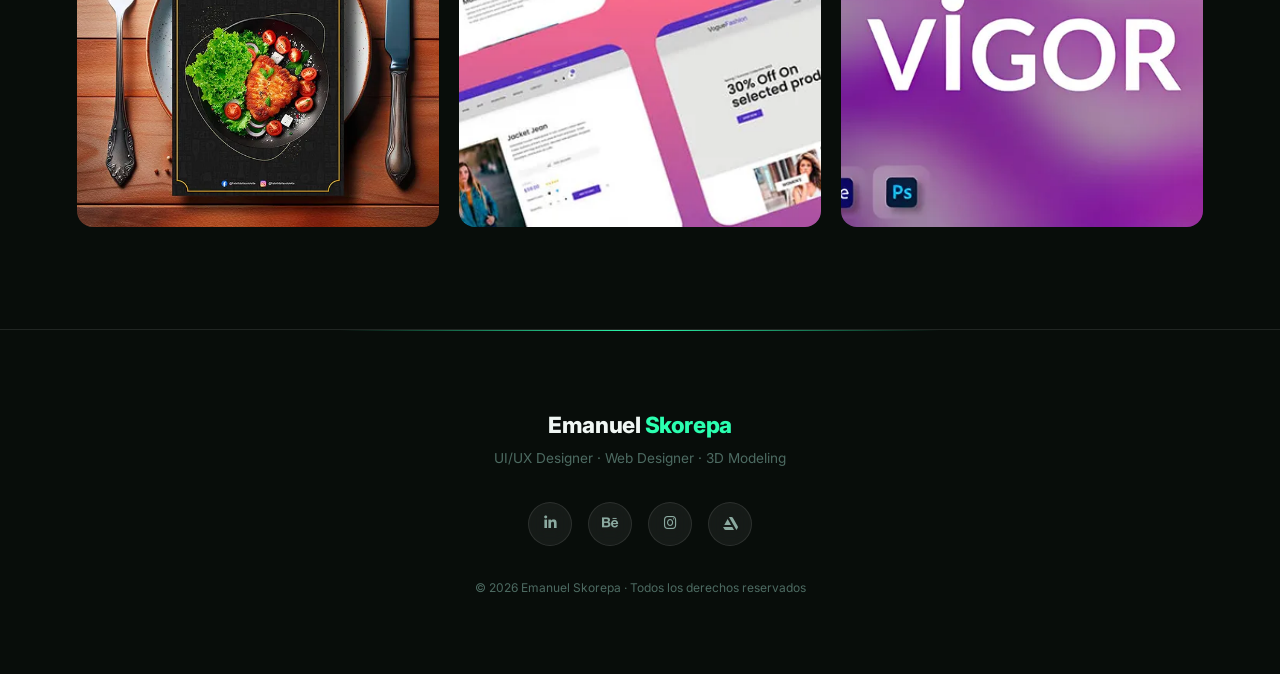
<file: es/index.html>
<!DOCTYPE html>
<html lang="es">
<head>
  <meta charset="UTF-8">
  <meta name="viewport" content="width=device-width, initial-scale=1.0">
  <meta name="description" content="Emanuel Skorepa — UI/UX Designer, Frontend Designer y Artista 3D especializado en diseño de interfaces, experiencias digitales, branding y desarrollo web centrado en el usuario.">
  <link rel="canonical" href="https://emanuelsko.github.io/es/">
  <link rel="alternate" hreflang="en" href="https://emanuelsko.github.io/" />
  <link rel="alternate" hreflang="es" href="https://emanuelsko.github.io/es/" />
  <link rel="alternate" hreflang="it" href="https://emanuelsko.github.io/it/" />
  <link rel="alternate" hreflang="x-default" href="https://emanuelsko.github.io/" />
  <link rel="apple-touch-icon" sizes="180x180" href="https://emanuelsko.github.io/assets/apple-touch-icon.png">
  <link rel="icon" type="image/png" sizes="32x32" href="https://emanuelsko.github.io/assets/favicon.png">
  <title>Emanuel Skorepa — UI/UX Designer & Frontend Designer</title>
  <link rel="preconnect" href="https://fonts.googleapis.com">
  <link href="https://fonts.googleapis.com/css2?family=Inter:wght@300;400;500;600;700;800;900&display=swap" rel="stylesheet">
  <link href="../css/style.css" rel="stylesheet">
  <link href="../css/all.min.css" rel="stylesheet">
  <link rel="stylesheet" href="https://cdnjs.cloudflare.com/ajax/libs/font-awesome/6.5.2/css/all.min.css">
</head>
<body>

<!-- Loader -->
<div id="loader">
  <div class="loader-ring"></div>
</div>

<!-- Navigation -->
<nav id="navbar">
  <!-- Columna Izquierda (En móviles contiene el botón, en escritorio equilibra el ancho) -->
  <div class="nav-left">
    <button class="hamburger" id="hamburger" aria-label="Menu">
      <span></span><span></span><span></span>
    </button>
  </div>

  <!-- Menú Centrado Horizontalmente (Oculto en móvil) -->
  <ul class="nav-links">
    <li><a href="#hero">Home</a></li>
    <li><a href="#about">Sobre mí</a></li>
    <li><a href="#skills">Habilidades</a></li>
    <li><a href="#experience">CV</a></li>
    <li><a href="#portfolio">Portfolio</a></li>
  </ul>

  <!-- Columna Derecha con Selector de Idioma -->
  <div class="nav-right">
    <div class="lang-selector">
      <select id="langSelect" onchange="changeLanguage(this.value)" aria-label="Seleccionar Idioma">
        <option value="es" selected>ES</option>
        <option value="en">EN</option>
        <option value="it">IT</option>
      </select>
    </div>
  </div>
</nav>

<!-- Mobile Menu -->
<div class="mobile-menu" id="mobileMenu">
  <a href="#hero" onclick="closeMobile()">Home</a>
  <a href="#about" onclick="closeMobile()">Sobre mí</a>
  <a href="#skills" onclick="closeMobile()">Habilidades</a>
  <a href="#experience" onclick="closeMobile()">CV</a>
  <a href="#portfolio" onclick="closeMobile()">Portfolio</a>
</div>

<!-- ===================== HERO ===================== -->
<section id="hero">
  <div class="hero-grid"></div>
  <div class="hero-blob hero-blob-1"></div>
  <div class="hero-blob hero-blob-2"></div>
  <div class="hero-blob hero-blob-3"></div>

  <div class="hero-inner">
    <div class="hero-text">
      <div class="hero-eyebrow">Hola</div>
      <h1 class="hero-name">Emanuel<br><span class="accent">Skorepa</span></h1>
      <p class="hero-title">UX/UI Designer · Web Designer · 3D Modeling</p>

      <div class="hero-cta">
        <a href="#portfolio" class="btn-primary">Explorar proyectos</a>
        <a href="#about" class="btn-ghost">Sobre mí</a>
      </div>
      <div class="hero-socials">
        <a href="https://www.linkedin.com/in/emanuelsko/" target="_blank" aria-label="LinkedIn"><i class="fa-brands fa-linkedin-in"></i></a>
        <a href="https://www.behance.net/emanuelsko" target="_blank" aria-label="Behance"><i class="fa-brands fa-behance"></i></a>
        <a href="https://www.instagram.com/emanuelsko" target="_blank" aria-label="Instagram"><i class="fa-brands fa-instagram"></i></a>
        <a href="https://www.artstation.com/emanuelsko" target="_blank" aria-label="ArtStation"><svg xmlns="http://www.w3.org/2000/svg" width="14" height="14" viewBox="0 0 512 512" fill="currentColor"><path d="m2 377.4l43 74.3A51.35 51.35 0 0 0 90.9 480h285.4l-59.2-102.6zM501.8 350L335.6 59.3A51.38 51.38 0 0 0 290.2 32h-88.4l257.3 447.6l40.7-70.5c1.9-3.2 21-29.7 2-59.1M275 304.5l-115.5-200L44 304.5z"/></svg></a>
      </div>
    </div>
    <div class="hero-image-wrap">
      <div class="hero-image-glass">
        <div class="hero-img-glow"></div>
        <img src="assets/yo-1.webp" alt="Emanuel Skorepa">
      </div>
    </div>
  </div>

  <a href="#about" aria-label="about" class="scroll-link absolute bottom-10 left-1/2 transform -translate-x-1/2 z-20 bounce-soft block">
            <!-- El dibujo del mouse creado con CSS -->
            <div class="mouse-icon">
                <div class="mouse-wheel"></div>
            </div>
        </a>
</section>

<!-- ===================== ABOUT ===================== -->
<section id="about">
  <div class="section-inner">
    <div class="about-grid">
      <div class="about-img-wrap reveal">
        <video autoplay loop muted playsinline poster="assets/alpaca.webp">
          <source src="assets/alpaca2.webm" type="video/webm">
            Tu navegador no soporta la etiqueta de video.
          </video>
     </div>
      <div class="about-text">
        <span class="section-label">Sobre mí</span>
        <h2 class="section-heading reveal">Diseñador<br>multidisciplinario</h2>
        <p class="reveal reveal-delay-1">Transformo ideas complejas en experiencias digitales intuitivas y visualmente atractivas. Mi perfil combina sólidas bases en diseño gráfico, desarrollo Frontend, especialización en UI/UX y modelado 3D. Esta visión transversal me permite abordar los proyectos desde múltiples ángulos, asegurando la viabilidad técnica sin sacrificar en absoluto la calidad estética.</p>
        <p class="reveal reveal-delay-2">A lo largo de mi carrera participé en proyectos relacionados con ecommerce, branding, aplicaciones mobile, videojuegos, productos digitales orientados a conversión y creacion de modelos 3D orientados a impresion 3D. Me interesa crear experiencias claras, escalables y centradas en las personas, manteniendo siempre atención al detalle y una estética cuidada.</p>
        <div class="tags reveal reveal-delay-3">
          <span class="tag">Visión estratégica</span>
          <span class="tag">Resolución de problemas</span>
          <span class="tag">Adaptabilidad</span>
          <span class="tag">Orientación a resultados</span>
          <span class="tag">Trabajo colaborativo</span>
        </div>
      </div>
    </div>
  </div>
</section>

<!-- ===================== SKILLS ===================== -->
<section id="skills">
  <div class="section-inner">
    <span class="section-label reveal">Habilidades</span>
    <h2 class="section-heading reveal">¿Con qué trabajo?</h2>
    <div class="skills-grid">
      <div class="glass-card skill-card reveal reveal-delay-1">
        <div class="skill-icon"><i class="fa-solid fa-object-group"></i></div>
        <h3>UI/UX Design</h3>
        <div class="skill-pills">
          <span class="skill-pill">Figma</span>
          <span class="skill-pill">Adobe XD</span>
          <span class="skill-pill">Canva</span>
        </div>
      </div>
      <div class="glass-card skill-card reveal reveal-delay-2">
        <div class="skill-icon"><i class="fa-solid fa-code"></i></div>
        <h3>Web Designer</h3>
        <div class="skill-pills">
          <span class="skill-pill">HTML</span>
          <span class="skill-pill">CSS</span>
          <span class="skill-pill">Javascript</span>
          <span class="skill-pill">Bootstrap</span>
          <span class="skill-pill">WordPress</span>
          <span class="skill-pill">Woocomerce</span>
          <span class="skill-pill">Elementor</span>
          <span class="skill-pill">Shopify</span>
          <span class="skill-pill">Divi</span>
          <span class="skill-pill">Joomla</span>
        </div>
      </div>
      <div class="glass-card skill-card reveal reveal-delay-3">
        <div class="skill-icon"><i class="fa-solid fa-pen-nib"></i></div>
        <h3>Visual & Graphic Design</h3>
        <div class="skill-pills">
          <span class="skill-pill">Photoshop</span>
          <span class="skill-pill">Illustrator</span>
          <span class="skill-pill">Canva</span>
          <span class="skill-pill">InDesign</span>
          <span class="skill-pill">CorelDRAW</span>
          <span class="skill-pill">Lightroom</span>
          <span class="skill-pill">After Effects</span>
          <span class="skill-pill">Affinity Suite</span>
        </div>
      </div>
      <div class="glass-card skill-card reveal reveal-delay-4">
        <div class="skill-icon"><i class="fa-solid fa-cube"></i></div>
        <h3>3D Art & Modeling</h3>
        <div class="skill-pills">
          <span class="skill-pill">ZBrush</span>
          <span class="skill-pill">Blender</span>
          <span class="skill-pill">KeyShot</span>
          <span class="skill-pill">PrusaSlicer</span>
        </div>
      </div>
    </div>
  </div>
</section>

<!-- ===================== EXPERIENCE ===================== -->
<section id="experience">
  <div class="section-inner">
    <span class="section-label reveal">CV</span>
    <h2 class="section-heading reveal">Experiencia &<br>Educación</h2>
    <div class="exp-grid">

      <!-- Education -->
      <div class="exp-col timeline-col reveal reveal-delay-1">
        <h3><i class="fa-solid fa-graduation-cap"></i> Educación</h3>
        <div class="glass-card exp-item">
          <h4>Modelado e Impresión 3D</h4>
          <h4><a href="https://www.udemy.com" target="_blank">Online / Autodidacta</a></h4>
          <span class="exp-year">2017</span>
          <p>Formación autodidacta enfocada en escultura digital, optimización de modelos para impresión 3D y workflows de producción utilizando ZBrush y Blender.</p>
        </div>
        <div class="glass-card exp-item">
          <h4>Certificación en Fotografía</h4>
          <h4><a href="https://www.udemy.com" target="_blank">Udemy</a></h4>
          <p>Formación autodidacta orientada al dominio técnico de cámaras, composición visual y esquemas de iluminación, complementada con proyectos prácticos de captura y revelado digital.</p>
          <span class="exp-year">2018 – 2019 · Online</span>
        </div>
        <div class="glass-card exp-item">
          <h4>Especialización UI/UX Designer</h4>
          <h4><a href="https://www.ucse.edu.ar/" target="_blank">Universidad Católica (UCSE)</a></h4>
          <p>Formación avanzada en diseño centrado en el usuario, abarcando desde la investigación y wireframing hasta el prototipado interactivo y la optimización de usabilidad.</p>
          <span class="exp-year">2016 – 2017 · Argentina</span>
        </div>
        <div class="glass-card exp-item">
          <h4>Diseñador Gráfico y Web</h4>
          <h4><a href="https://www.ucse.edu.ar/" target="_blank">Universidad Católica (UCSE)</a></h4>
          <span class="exp-year">2009 – 2012 · Argentina</span>
          <p>Titulación completada con distinción académica (promedio 9.2/10), desarrollando bases sólidas en comunicación visual y arquitectura de la información.</p>
        </div>
      </div>

      <!-- Work -->
      <div class="exp-col timeline-col reveal reveal-delay-2">
        <h3><i class="fa-solid fa-briefcase"></i> Experiencia</h3>
        <div class="glass-card exp-item">
          <h4>UI/UX - Web Designer<br><a>Studio 99</a></h4>
          <span class="exp-year">2025 – Actualidad · San Marino</span>
          <ul>
            <li>Diseño de experiencias digitales para plataformas web y móviles, combinando principios de UX, diseño visual e identidad de marca.</li>
            <li>Creación y desarrollo de sitios corporativos y ecommerce mediante WordPress, Elementor, Woocommerce y Shopify, garantizando rendimiento y escalabilidad.</li>
            <li>Diseño de wireframes, prototipos e interfaces centradas en el usuario para mejorar la navegación y la conversión.</li>
            <li>Gestión de proyectos y flujos de trabajo mediante ClickUp, coordinando tareas, incidencias y procesos entre equipos.</li>
          </ul>
        </div>
        <div class="glass-card exp-item">
          <h4>Graphic / UI/UX Designer<br><a>Mamma Sicilia</a></h4>
          <span class="exp-year">2023 – 2024 · Remoto, Italia</span>
          <ul>
            <li> Diseño de interfaces web responsivas enfocadas en experiencia de usuario y optimización visual.</li>
            <li>Desarrollo de identidad visual, recursos gráficos y contenido digital para ecommerce y redes sociales.</li>
            <li>Optimización de imágenes y assets para mejorar rendimiento y tiempos de carga del sitio.</li>
            <li>Diseño, desarrollo y mantenimiento de sitio ecommerce, gestionando estructura visual, actualización de contenido y optimización general de la experiencia de compra.</li>
          </ul>
        </div>
        <div class="glass-card exp-item">
          <h4>Modelador 3D / Artista Digital<br><a>CGTrader · Cults3D</a></h4>
          <span class="exp-year">2020 – 2024 · Freelance</span>
          <p>Creación, optimización y comercialización internacional de assets 3D. Posicionamiento sostenido en el Top Ventas de plataformas referentes del sector y gestión activa de comunidad, logrando reconocimientos como creador destacado.</p>
        </div>
        <div class="glass-card exp-item">
          <h4>Co-fundador & Product Designer<br><a>Hobotnica</a></h4>
          <span class="exp-year">2020 – 2022 · Argentina</span>
          <ul>
            <li>Fundación y gestión de agencia digital. Lideré la dirección de arte y la estrategia de producto para clientes B2B/B2C.</li>
            <li>Diseño de arquitecturas de información y flujos de usuario completos para aplicaciones móviles desde su fase de ideación.</li>
          </ul>
        </div>
        <div class="glass-card exp-item">
          <h4>UI/UX · Web Designer<br><a>CIARDI</a></h4>
          <span class="exp-year">2015 – 2020 · Argentina</span>
          <ul>
            <li>Conceptualización de productos digitales (web/apps) centrados en maximizar la retención y usabilidad.</li>
            <li>Diseño y desarrollo de landing pages y sitios ecommerce orientados a conversión, optimización visual y experiencia de usuario.</li>
            <li>Diseño de interfaces lúdicas y funcionales para videojuegos mobile y HTML5.</li>
            <li>Trabajo en metodologías ágiles junto a desarrolladores para garantizar una implementación pixel-perfect.</li>
          </ul>
        </div>
      </div>

      <!-- Awards -->
      <div class="exp-col timeline-col reveal reveal-delay-3">
        <h3><i class="fa-solid fa-trophy"></i> Premios & Logros</h3>
        <div class="glass-card exp-item">
          <h4>1er Premio Concurso de Innovación</h4>
          <span class="exp-year">2016 · Min. de Cultura y Turismo (ARG)</span>
          <p>Galardonado con el 1er lugar por el desarrollo independiente de un videojuego educativo diseñado para fomentar la diversidad cultural, destacando la intersección entre tecnología y valor social.</p>
        </div>
        <div class="glass-card exp-item">
          <h4>Hito de Producto: +2M Descargas</h4>
          <span class="exp-year">2016 · Lanzamiento Independiente</span>
          <p>Desarrollé y publiqué 'Pipita Onfire', un videojuego móvil que alcanzó la viralidad orgánica superando los 2.000.000 de descargas globales. El éxito del proyecto generó una amplia cobertura en medios de primer nivel en Argentina e Italia.</p>
          <ul class="press-links" style="margin-top:0.6rem">
            <li><a href="https://www.gazzetta.it/Calcio/Serie-A/Juventus/07-08-2016/higuain-sfotto-argentina-app-fare-gol-finale-160637427567.shtml" target="_blank">La Gazzetta dello Sport</a></li>
            <li><a href="https://www.vesuviolive.it/calcio-napoli/159840-foto-anche-argentina-sfottono-higuain-nasce-lapp-pipita-fire/" target="_blank">Vesuviolive</a></li>
            <li><a href="https://tn.com.ar/deportes/polideportivo/2016/08/08/pipita-on-fire-el-juego-en-el-que-tenes-que-ayudar-a-higuain-a-meter-goles-en-las-finales/" target="_blank">TN</a></li>
            <li><a href="https://es.besoccer.com/noticia/asi-es-pipita-on-fire-la-app-que-se-burla-de-higuain" target="_blank">Besoccer</a></li>
          </ul>
        </div>
        <div class="glass-card exp-item">
          <h4>Distinción Gubernamental</h4>
          <span class="exp-year">2018 · Gobierno de la Prov. de Jujuy</span>
          <p>Galardón oficial otorgado en reconocimiento a la trayectoria, el espíritu emprendedor y el aporte al sector tecnológico local mediante el uso avanzado e innovador de impresión 3D.</p>
          <ul class="press-links" style="margin-top:0.6rem">
            <li><a href="https://prensa.jujuy.gob.ar/artesanos/estatuilla-los-primeros-premios-la-fne-n42369" target="_blank">Ver distinción</a></li>
          </ul>
        </div>
      </div>
    </div>
  </div>
</section>

<!-- ===================== PORTFOLIO ===================== -->
<section id="portfolio">
  <div class="section-inner">
    <div class="portfolio-header">
      <div>
        <span class="section-label reveal">Portfolio</span>
        <h2 class="section-heading reveal" style="margin-bottom:0">Proyectos<br>seleccionados</h2>
      </div>
      <div class="filter-tabs reveal reveal-delay-1">
        <button class="filter-btn active" data-filter="all">Todo</button>
        <button class="filter-btn" data-filter="user-interface">UI/UX</button>
        <button class="filter-btn" data-filter="web">Web</button>
        <button class="filter-btn" data-filter="graphic">Gráfico</button>
        <button class="filter-btn" data-filter="3D">3D</button>
      </div>
    </div>
    <div class="portfolio-grid" id="portfolioGrid">

      <div class="portfolio-item reveal" data-cats="user-interface">
        <img src="assets/g1.webp" alt="Doctor Appointment">
        <div class="portfolio-overlay">
          <h5>Doctor Appointment UX & UI</h5>
          <span>UI/UX Designer</span>
          <a href="https://www.behance.net/gallery/175348375/Doctor-Appointment-UX-UI-Case-Study" target="_blank"></a>
        </div>
      </div>

      <div class="portfolio-item reveal reveal-delay-1" data-cats="web user-interface">
        <img src="assets/g2.webp" alt="Landing Page">
        <div class="portfolio-overlay">
          <h5>Landing Page</h5>
          <span>UI/UX Designer</span>
          <a href="https://www.behance.net/gallery/176331149/Landing-Page-Design-UIUX" target="_blank"></a>
        </div>
      </div>

      <div class="portfolio-item reveal reveal-delay-2" data-cats="graphic">
        <img src="assets/g3.webp" alt="Miele Vita">
        <div class="portfolio-overlay">
          <h5>Miele Vita – Packaging</h5>
          <span>Graphic Designer</span>
          <a href="https://www.behance.net/gallery/181825107/Mockups-Packaging-Miele-Vita" target="_blank"></a>
        </div>
      </div>

      <div class="portfolio-item reveal reveal-delay-1" data-cats="graphic">
        <img src="assets/g4.webp" alt="Mamma Sicilia">
        <div class="portfolio-overlay">
          <h5>Mamma Sicilia / Branding</h5>
          <span>Graphic Designer</span>
          <a href="https://www.behance.net/gallery/197940693/Logo-Mockups-Mamma-Sicilia" target="_blank"></a>
        </div>
      </div>

      <div class="portfolio-item reveal reveal-delay-2" data-cats="user-interface">
        <img src="assets/g5.webp" alt="App Fitness">
        <div class="portfolio-overlay">
          <h5>App Fitness</h5>
          <span>UI/UX Designer</span>
          <a href="https://www.behance.net/gallery/173012513/App-Fitness" target="_blank"></a>
        </div>
      </div>

      <div class="portfolio-item reveal reveal-delay-3" data-cats="user-interface">
        <img src="assets/g6.webp" alt="Relax Game UI">
        <div class="portfolio-overlay">
          <h5>Relax – Videogame UI</h5>
          <span>Videogame UI</span>
          <a href="https://www.behance.net/gallery/168305437/Relax-Game-UI-Design" target="_blank"></a>
        </div>
      </div>

      <div class="portfolio-item reveal" data-cats="3D">
        <img src="assets/g7.webp" alt="Superman and Lois">
        <div class="portfolio-overlay">
          <h5>Superman and Lois</h5>
          <span>3D Designer</span>
          <a href="https://www.artstation.com/artwork/Wm0KgG" target="_blank"></a>
        </div>
      </div>

      <div class="portfolio-item reveal reveal-delay-1" data-cats="3D">
        <img src="assets/g8.webp" alt="Spartan Warrior">
        <div class="portfolio-overlay">
          <h5>Spartan Warrior</h5>
          <span>3D Designer</span>
          <a href="https://www.artstation.com/artwork/QnGK38" target="_blank"></a>
        </div>
      </div>

      <div class="portfolio-item reveal reveal-delay-2" data-cats="3D">
        <img src="assets/g9.webp" alt="Carlos Tevez Sculpture">
        <div class="portfolio-overlay">
          <h5>Carlos Tevez Sculpture</h5>
          <span>3D Designer</span>
          <a href="https://www.artstation.com/artwork/XnQe8R" target="_blank"></a>
        </div>
      </div>

      <div class="portfolio-item reveal" data-cats="graphic">
        <img src="assets/g10.webp" alt="Restaurant Menu">
        <div class="portfolio-overlay">
          <h5>Restaurant Menu Redesign</h5>
          <span>Graphic Designer</span>
          <a href="https://www.behance.net/gallery/197986493/Restaurant-Menu-Redesign" target="_blank"></a>
        </div>
      </div>

      <div class="portfolio-item reveal reveal-delay-1" data-cats="user-interface web">
        <img src="assets/g11.webp" alt="Web Ecommerce">
        <div class="portfolio-overlay">
          <h5>Web Ecommerce</h5>
          <span>UI/UX Design</span>
          <a href="https://www.behance.net/gallery/173520869/Web-Ecommerce-UIUX-Design" target="_blank"></a>
        </div>
      </div>

      <div class="portfolio-item reveal reveal-delay-2" data-cats="graphic">
        <img src="assets/g12.webp" alt="Vigor">
        <div class="portfolio-overlay">
          <h5>Vigor</h5>
          <span>Motion Graphics</span>
          <a href="https://www.behance.net/gallery/202860429/VIGOR-Animate-Banner" target="_blank"></a>
        </div>
      </div>

    </div>
  </div>
</section>

<!-- ===================== FOOTER ===================== -->
<footer>
  <div class="footer-inner">
    <div>
      <div class="footer-name">Emanuel <span>Skorepa</span></div>
      <div class="footer-tagline">UI/UX Designer · Web Designer · 3D Modeling</div>
    </div>
    <div class="footer-socials">
      <a href="https://www.linkedin.com/in/emanuelsko/" target="_blank" aria-label="LinkedIn"><i class="fa-brands fa-linkedin-in"></i></a>
      <a href="https://www.behance.net/emanuelsko" target="_blank" aria-label="Behance"><i class="fa-brands fa-behance"></i></a>
      <a href="https://www.instagram.com/emanuelsko" target="_blank" aria-label="Instagram"><i class="fa-brands fa-instagram"></i></a>
      <a href="https://www.artstation.com/emanuelsko" target="_blank" aria-label="ArtStation">
        <svg xmlns="http://www.w3.org/2000/svg" width="15" height="15" viewBox="0 0 512 512" fill="currentColor"><path d="m2 377.4l43 74.3A51.35 51.35 0 0 0 90.9 480h285.4l-59.2-102.6zM501.8 350L335.6 59.3A51.38 51.38 0 0 0 290.2 32h-88.4l257.3 447.6l40.7-70.5c1.9-3.2 21-29.7 2-59.1M275 304.5l-115.5-200L44 304.5z"/></svg>
      </a>
    </div>
    <p class="footer-copy">© 2026 Emanuel Skorepa · Todos los derechos reservados</p>
  </div>
</footer>

<script>
  // Loader
  window.addEventListener('load', () => {
    setTimeout(() => {
      document.getElementById('loader').classList.add('hidden');
    }, 600);
  });

  // Navbar scroll
  const navbar = document.getElementById('navbar');
  window.addEventListener('scroll', () => {
    navbar.classList.toggle('scrolled', window.scrollY > 50);
  });

  // Hamburger
  const hamburger = document.getElementById('hamburger');
  const mobileMenu = document.getElementById('mobileMenu');
  hamburger.addEventListener('click', () => {
    hamburger.classList.toggle('open');
    mobileMenu.classList.toggle('open');
  });
  function closeMobile() {
    hamburger.classList.remove('open');
    mobileMenu.classList.remove('open');
  }

  // Redirección del selector de idiomas
  function changeLanguage(lang) {
      let targetUrl = "";

      if (lang === "es") {
        targetUrl = "../es/index.html";
      } else if (lang === "en") {
        targetUrl = "../index.html";
      } else if (lang === "it") {
        targetUrl = "../it/index.html";
      }

      // ¡Aquí está la magia que faltaba!
      if (targetUrl) {
        window.location.href = targetUrl;
      }
  }

  // Scroll reveal
  const reveals = document.querySelectorAll('.reveal');
  const observer = new IntersectionObserver((entries) => {
    entries.forEach(e => {
      if (e.isIntersecting) {
        e.target.classList.add('visible');
        observer.unobserve(e.target);
      }
    });
  }, { threshold: 0.1 });
  reveals.forEach(el => observer.observe(el));

  // Portfolio filter
  const filterBtns = document.querySelectorAll('.filter-btn');
  const portfolioItems = document.querySelectorAll('.portfolio-item');

  filterBtns.forEach(btn => {
    btn.addEventListener('click', () => {
      filterBtns.forEach(b => b.classList.remove('active'));
      btn.classList.add('active');
      const filter = btn.dataset.filter;
      portfolioItems.forEach(item => {
        const cats = item.dataset.cats || '';
        if (filter === 'all' || cats.includes(filter)) {
          item.classList.remove('hidden');
        } else {
          item.classList.add('hidden');
        }
      });
    });
  });

  // Smooth active nav link
  const sections = document.querySelectorAll('section[id], footer[id]');
  const navLinks = document.querySelectorAll('.nav-links a');
  window.addEventListener('scroll', () => {
    let current = '';
    sections.forEach(s => {
      if (window.scrollY >= s.offsetTop - 120) current = s.id;
    });
    navLinks.forEach(a => {
      a.style.color = a.getAttribute('href') === '#' + current
        ? 'var(--green)' : '';
    });
  });
</script>
</body>
</html>
</file>
<file: css/style.css>
/* ========== RESET & ROOT ========== */
*, *::before, *::after { margin: 0; padding: 0; box-sizing: border-box; }

:root {
  --bg-deep:    #080d0a;
  --bg-mid:     #0d1510;
  --bg-card:    rgba(255,255,255,0.04);
  --glass-bg:   rgba(255,255,255,0.06);
  --glass-border: rgba(255,255,255,0.1);
  --green:      #2bffb0;
  --green-mid:  #1de89a;
  --green-dark: #0a9960;
  --green-glow: rgba(43,255,176,0.18);
  --green-glow2: rgba(43,255,176,0.08);
  --text-primary:   #f0f7f4;
  --text-secondary: #8baaa0;
  --text-muted:     #4d6b62;
  --font-display: 'Inter', sans-serif;
  --font-body:    'Inter', sans-serif;
  --radius-lg: 24px;
  --radius-md: 16px;
  --radius-sm: 10px;
}

html { scroll-behavior: smooth; }

body {
  font-family: var(--font-body);
  background-color: var(--bg-deep);
  color: var(--text-primary);
  overflow-x: hidden;
  line-height: 1.6;
}

/* ========== NOISE TEXTURE OVERLAY ========== */
body::before {
  content: '';
  position: fixed;
  inset: 0;
  background-image: url("data:image/svg+xml,%3Csvg viewBox='0 0 256 256' xmlns='http://www.w3.org/2000/svg'%3E%3Cfilter id='noise'%3E%3CfeTurbulence type='fractalNoise' baseFrequency='0.9' numOctaves='4' stitchTiles='stitch'/%3E%3C/filter%3E%3Crect width='100%25' height='100%25' filter='url(%23noise)' opacity='0.04'/%3E%3C/svg%3E");
  pointer-events: none;
  z-index: 9999;
  opacity: 0.4;
}

/* ========== SCROLLBAR ========== */
::-webkit-scrollbar { width: 4px; }
::-webkit-scrollbar-track { background: var(--bg-deep); }
::-webkit-scrollbar-thumb { background: var(--green-dark); border-radius: 2px; }

/* ========== LOADER ========== */
#loader {
  position: fixed; inset: 0;
  background: var(--bg-deep);
  display: flex; align-items: center; justify-content: center;
  z-index: 10000;
  transition: opacity 0.6s ease, visibility 0.6s ease;
}
#loader.hidden { opacity: 0; visibility: hidden; }
.loader-ring {
  width: 52px; height: 52px;
  border: 2px solid rgba(43,255,176,0.15);
  border-top-color: var(--green);
  border-radius: 50%;
  animation: spin 0.9s linear infinite;
}
@keyframes spin { to { transform: rotate(360deg); } }

/* ========== NAV ========== */
nav {
  position: fixed;
  top: 20px;
  left: 50%;
  transform: translateX(-50%);
  width: 80%;
  border-radius: 100px;
  z-index: 1000;
  padding: 0 clamp(1rem, 3vw, 2.5rem);
  height: 68px;
  display: flex;
  align-items: center;
  justify-content: space-between;
  background: rgba(8,13,10,0.6);
  backdrop-filter: blur(20px) saturate(1.4);
  -webkit-backdrop-filter: blur(20px) saturate(1.4);
  border: 1px solid var(--glass-border);
  transition: all 0.4s ease;
}

nav.scrolled {
  background: rgba(8,13,10,0.88);
  height: 60px;
}

/* Contenedores para balancear flexbox y mantener perfecta simetría */
.nav-left {
  display: flex;
  flex: 1;
  justify-content: flex-start;
  align-items: center;
}

.nav-right {
  display: flex;
  flex: 1;
  justify-content: flex-end;
  align-items: center;
}

.nav-links {
  display: flex;
  gap: 2rem;
  list-style: none;
  position: absolute;
  left: 50%;
  transform: translateX(-50%);
  transition: all 0.3s ease;
}

.nav-links a {
  color: var(--text-secondary);
  text-decoration: none;
  font-size: 0.875rem;
  font-weight: 500;
  letter-spacing: 0.02em;
  transition: color 0.2s;
  position: relative;
}
.nav-links a::after {
  content: '';
  position: absolute; bottom: -4px; left: 0; right: 0;
  height: 1px; background: var(--green);
  transform: scaleX(0); transform-origin: left;
  transition: transform 0.25s ease;
}
.nav-links a:hover { color: var(--green); }
.nav-links a:hover::after { transform: scaleX(1); }

/* selector de idioma estilo Liquid Glass */
.lang-selector {
  position: relative;
}

.lang-selector select {
  background: var(--glass-bg);
  backdrop-filter: blur(12px) saturate(1.2);
  -webkit-backdrop-filter: blur(12px) saturate(1.2);
  border: 1px solid var(--glass-border);
  border-radius: 100px;
  padding: 0.45rem 1.8rem 0.45rem 1rem;
  font-family: var(--font-body);
  font-size: 0.75rem;
  font-weight: 700;
  color: var(--text-primary);
  cursor: pointer;
  outline: none;
  letter-spacing: 0.05em;
  transition: all 0.3s ease;

  /* Reset de estilo nativo para flecha personalizada */
  appearance: none;
  -webkit-appearance: none;
  -moz-appearance: none;

  /* Flecha personalizada SVG de color verde */
  background-image: url("data:image/svg+xml,%3Csvg xmlns='http://www.w3.org/2000/svg' fill='none' viewBox='0 0 24 24' stroke='%232bffb0'%3E%3Cpath stroke-linecap='round' stroke-linejoin='round' stroke-width='3' d='M19 9l-7 7-7-7'/%3E%3C/svg%3E");
  background-repeat: no-repeat;
  background-position: right 0.65rem center;
  background-size: 0.7rem;
}

.lang-selector select:hover {
  border-color: rgba(43,255,176,0.4);
  color: var(--green);
  box-shadow: 0 0 15px var(--green-glow2);
  transform: translateY(-1px);
}

.lang-selector select:focus {
  border-color: var(--green);
}

/* Estilo para las opciones del desplegable */
.lang-selector select option {
  background: var(--bg-deep);
  color: var(--text-secondary);
  font-weight: 500;
  padding: 10px;
}

/* hamburger */
.hamburger {
  display: none;
  flex-direction: column; gap: 5px;
  background: none; border: none; cursor: pointer;
  padding: 4px;
}
.hamburger span {
  display: block; width: 24px; height: 1.5px;
  background: var(--text-primary);
  transition: all 0.3s ease;
}
.hamburger.open span:nth-child(1) { transform: rotate(45deg) translate(4.5px, 4.5px); }
.hamburger.open span:nth-child(2) { opacity: 0; }
.hamburger.open span:nth-child(3) { transform: rotate(-45deg) translate(4.5px, -4.5px); }

.mobile-menu {
  display: none;
  position: fixed; top: 68px; left: 0; right: 0;
  background: rgba(8,13,10,0.96);
  backdrop-filter: blur(24px);
  padding: 1.5rem 2rem;
  border-bottom: 1px solid var(--glass-border);
  z-index: 999;
  flex-direction: column; gap: 1.25rem;
}
.mobile-menu.open { display: flex; }
.mobile-menu a {
  color: var(--text-primary); text-decoration: none;
  font-size: 1.1rem; font-weight: 500;
  border-bottom: 1px solid var(--glass-border);
  padding-bottom: 1rem;
}
.mobile-menu a:last-child { border-bottom: none; }

/* ========== HERO ========== */
#hero {
  min-height: 100vh;
  display: flex; align-items: center;
  position: relative;
  overflow: hidden;
  padding: 0 clamp(1.5rem, 6vw, 7rem);
}

/* animated background blobs */
.hero-blob {
  position: absolute;
  border-radius: 50%;
  filter: blur(90px);
  pointer-events: none;
  animation: blobFloat 12s ease-in-out infinite;
}
.hero-blob-1 {
  width: 500px; height: 500px;
  background: radial-gradient(circle, rgba(43,255,176,0.12), transparent 70%);
  top: -100px; right: -60px;
  animation-delay: 0s;
}
.hero-blob-2 {
  width: 350px; height: 350px;
  background: radial-gradient(circle, rgba(43,255,176,0.07), transparent 70%);
  bottom: 80px; left: -80px;
  animation-delay: -5s;
}
.hero-blob-3 {
  width: 200px; height: 200px;
  background: radial-gradient(circle, rgba(43,255,176,0.1), transparent 70%);
  top: 40%; left: 30%;
  animation-delay: -9s;
}
@keyframes blobFloat {
  0%, 100% { transform: translate(0, 0) scale(1); }
  33% { transform: translate(20px, -30px) scale(1.05); }
  66% { transform: translate(-15px, 20px) scale(0.97); }
}

/* hero grid lines */
.hero-grid {
  position: absolute; inset: 0;
  background-image:
  linear-gradient(rgba(43,255,176,0.06) 1px, transparent 1px),
 linear-gradient(90deg, rgba(43,255,176,0.06) 1px, transparent 1px);
  background-size: 60px 60px;
  mask-image: radial-gradient(ellipse 80% 80% at 50% 50%, black 20%, transparent 100%);
}

.hero-inner {
  position: relative; z-index: 2;
  display: grid;
  grid-template-columns: 1fr 1fr;
  gap: clamp(2rem, 6vw, 6rem);
  align-items: center;
  width: 100%;
  max-width: 1200px;
  margin: 0 auto;
  padding-top: 68px;
}

.hero-text { }

.hero-eyebrow {
  display: inline-flex; align-items: center; gap: 0.6rem;
  font-size: 0.8rem; font-weight: 600; letter-spacing: 0.12em;
  color: var(--green);
  text-transform: uppercase;
  margin-bottom: 1.4rem;
  opacity: 0;
  animation: fadeUp 0.8s 0.2s forwards;
}
.hero-eyebrow::before {
  content: '';
  display: inline-block; width: 24px; height: 1px;
  background: var(--green);
}

.hero-name {
  font-family: var(--font-display);
  font-weight: 800;
  font-size: clamp(2.8rem, 5.5vw, 5.5rem);
  line-height: 1.0;
  letter-spacing: -0.03em;
  color: var(--text-primary);
  margin-bottom: 1rem;
  opacity: 0;
  animation: fadeUp 0.8s 0.35s forwards;
}
.hero-name .accent { color: var(--green); }

.hero-title {
  font-size: clamp(0.95rem, 1.8vw, 1.15rem);
  color: var(--text-secondary);
  font-weight: 300;
  margin-bottom: 2rem;
  opacity: 0;
  animation: fadeUp 0.8s 0.5s forwards;
}

.hero-desc {
  font-size: 0.92rem;
  color: var(--text-secondary);
  line-height: 1.75;
  max-width: 460px;
  margin-bottom: 2.5rem;
  opacity: 0;
  animation: fadeUp 0.8s 0.65s forwards;
}

.hero-cta {
  display: flex; align-items: center; gap: 1rem;
  flex-wrap: wrap;
  opacity: 0;
  animation: fadeUp 0.8s 0.8s forwards;
}

.btn-primary {
  display: inline-flex; align-items: center; gap: 0.5rem;
  padding: 0.75rem 1.75rem;
  background: var(--green);
  color: var(--bg-deep);
  font-weight: 700; font-size: 0.875rem;
  border-radius: 100px;
  text-decoration: none;
  transition: all 0.3s ease;
  letter-spacing: 0.02em;
}
.btn-primary:hover {
  background: #fff;
  transform: translateY(-2px);
  box-shadow: 0 12px 40px rgba(43,255,176,0.3);
}

.btn-ghost {
  display: inline-flex; align-items: center; gap: 0.5rem;
  padding: 0.75rem 1.75rem;
  border: 1px solid var(--glass-border);
  background: var(--glass-bg);
  backdrop-filter: blur(10px);
  color: var(--text-primary); font-weight: 500; font-size: 0.875rem;
  border-radius: 100px;
  text-decoration: none;
  transition: all 0.3s ease;
}
.btn-ghost:hover {
  border-color: var(--green);
  color: var(--green);
  transform: translateY(-2px);
}

.hero-socials {
  display: flex; gap: 1rem;
  margin-top: 2.5rem;
  opacity: 0;
  animation: fadeUp 0.8s 0.95s forwards;
}
.hero-socials a {
  width: 40px; height: 40px;
  display: flex; align-items: center; justify-content: center;
  border-radius: 50%;
  border: 1px solid var(--glass-border);
  background: var(--glass-bg);
  backdrop-filter: blur(10px);
  color: var(--text-secondary);
  font-size: 0.85rem;
  text-decoration: none;
  transition: all 0.25s ease;
}
.hero-socials a:hover {
  border-color: var(--green);
  color: var(--green);
  background: var(--green-glow);
  transform: translateY(-3px);
}

/* Hero image */
.hero-image-wrap {
  display: flex; align-items: center; justify-content: center;
  opacity: 0;
  animation: fadeIn 1s 0.4s forwards;
}
.hero-image-glass {
  position: relative;
  width: min(420px, 90%);
  aspect-ratio: 1/1;
}
.hero-image-glass::before {
  content: '';
  position: absolute;
  inset: -3px;
  border-radius: 50%;
  background: conic-gradient(
    from 0deg,
    var(--green) 0deg,
    transparent 60deg,
    var(--green-dark) 180deg,
    transparent 240deg,
    var(--green) 360deg
  );
  animation: rotateBorder 6s linear infinite;
}
.hero-image-glass::after {
  content: '';
  position: absolute;
  inset: 2px;
  border-radius: 50%;
  background: var(--bg-deep);
}
@keyframes rotateBorder { to { transform: rotate(360deg); } }
.hero-image-glass img {
  position: absolute;
  inset: 6px;
  width: calc(100% - 12px);
  height: calc(100% - 12px);
  object-fit: cover;
  border-radius: 50%;
  z-index: 1;
  filter: brightness(0.92) contrast(1.05);
}
.hero-img-glow {
  position: absolute;
  inset: -40px;
  border-radius: 50%;
  background: radial-gradient(circle, var(--green-glow), transparent 70%);
  animation: glowPulse 3s ease-in-out infinite;
  z-index: -1;
}
@keyframes glowPulse {
  0%, 100% { opacity: 0.6; transform: scale(1); }
  50% { opacity: 1; transform: scale(1.06); }
}

/* scroll arrow */
.scroll-arrow {
  position: absolute; bottom: 2.5rem; left: 50%; transform: translateX(-50%);
  display: flex; flex-direction: column; align-items: center; gap: 6px;
  color: var(--text-muted); text-decoration: none;
  font-size: 0.7rem; letter-spacing: 0.1em; text-transform: uppercase;
  animation: arrowBounce 2s ease-in-out infinite;
}
.scroll-arrow i { font-size: 1rem; color: var(--green); }
@keyframes arrowBounce {
  0%, 100% { transform: translateX(-50%) translateY(0); }
  50% { transform: translateX(-50%) translateY(6px); }
}

/* ========== SECTIONS COMMON ========== */
section {
  padding: clamp(4rem, 8vw, 8rem) clamp(1.5rem, 6vw, 7rem);
}
.section-inner {
  max-width: 1200px;
  margin: 0 auto;
}
.section-label {
  display: inline-flex; align-items: center; gap: 0.6rem;
  font-size: 0.75rem; font-weight: 700; letter-spacing: 0.14em;
  color: var(--green); text-transform: uppercase;
  margin-bottom: 0.75rem;
}
.section-label::before {
  content: ''; display: inline-block;
  width: 20px; height: 1px; background: var(--green);
}
h2.section-heading {
  font-family: var(--font-display);
  font-size: clamp(2rem, 4vw, 3rem);
  font-weight: 800;
  letter-spacing: -0.03em;
  color: var(--text-primary);
  line-height: 1.1;
  margin-bottom: 3rem;
}

/* ========== GLASS CARD ========== */
.glass-card {
  background: var(--glass-bg);
  border: 1px solid var(--glass-border);
  border-radius: var(--radius-lg);
  backdrop-filter: blur(16px) saturate(1.2);
  -webkit-backdrop-filter: blur(16px) saturate(1.2);
  transition: transform 0.3s ease, border-color 0.3s ease, box-shadow 0.3s ease;
}
.glass-card:hover {
  transform: translateY(-4px);
  border-color: rgba(43,255,176,0.25);
  box-shadow: 0 20px 60px rgba(0,0,0,0.3), 0 0 40px var(--green-glow2);
}

/* ========== ABOUT ========== */
#about .about-grid {
  display: grid;
  grid-template-columns: 1fr 1.3fr;
  gap: clamp(2rem, 5vw, 5rem);
  align-items: center;
}
.about-img-wrap {
  position: relative;
}
.about-img-wrap img {
  width: 100%;
  border-radius: var(--radius-lg);
  object-fit: cover;
  aspect-ratio: 1/1;
  filter: grayscale(20%) contrast(1.05);
  display: block;
}
.about-img-wrap::after {
  content: '';
  position: absolute; inset: 0;
  border-radius: var(--radius-lg);
  background: linear-gradient(135deg, transparent 60%, rgba(43,255,176,0.08));

}

.about-text h2 { margin-bottom: 1.5rem; }
.about-text p {
  color: var(--text-secondary);
  font-size: 0.95rem;
  line-height: 1.85;
  margin-bottom: 2rem;
}
.tags {
  display: flex; flex-wrap: wrap; gap: 0.6rem;
  margin-top: 1rem;
}
.tag {
  display: inline-block;
  padding: 0.35rem 1rem;
  border-radius: 100px;
  border: 1px solid rgba(43,255,176,0.2);
  background: rgba(43,255,176,0.06);
  color: var(--green);
  font-size: 0.78rem;
  font-weight: 600;
  letter-spacing: 0.04em;
}

/* ========== SKILLS ========== */
#skills {
  background: linear-gradient(180deg, transparent, rgba(43,255,176,0.02), transparent);
}
.skills-grid {
  display: grid;
  grid-template-columns: repeat(4, 1fr);
  gap: 1.25rem;
}
.skill-card {
  padding: 2rem 1.5rem;
  text-align: center;
}
.skill-icon {
  width: 52px; height: 52px;
  margin: 0 auto 1.25rem;
  border-radius: 14px;
  background: var(--green-glow2);
  border: 1px solid rgba(43,255,176,0.15);
  display: flex; align-items: center; justify-content: center;
  font-size: 1.3rem; color: var(--green);
}
.skill-card h3 {
  font-family: var(--font-display);
  font-size: 1rem;
  font-weight: 700;
  color: var(--text-primary);
  margin-bottom: 1rem;
}
.skill-pills {
  display: flex; flex-wrap: wrap; gap: 0.4rem;
  justify-content: center;
}
.skill-pill {
  font-size: 0.72rem;
  padding: 0.25rem 0.7rem;
  border-radius: 100px;
  background: rgba(255,255,255,0.06);
  border: 1px solid rgba(255,255,255,0.08);
  color: var(--text-secondary);
}

/* ========== EXPERIENCE / CV ========== */
#experience {
  position: relative;
}
.exp-grid {
  display: grid;
  grid-template-columns: repeat(3, 1fr);
  gap: 2rem;
  align-items: start;
}
.exp-col h3 {
  font-family: var(--font-display);
  font-size: 1.1rem;
  font-weight: 700;
  color: var(--text-primary);
  margin-bottom: 1.5rem;
  display: flex; align-items: center; gap: 0.6rem;
}
.exp-col h3 i { color: var(--green); font-size: 0.9rem; }

.exp-item {
  padding: 1.25rem 1.5rem;
  margin-bottom: 1rem;
  position: relative;
}
.exp-item::before {
  content: '';
  position: absolute; left: 0; top: 0; bottom: 0;
  width: 2px;
  background: linear-gradient(180deg, var(--green), transparent);
  border-radius: 2px;
}
.exp-item h4 {
  font-size: 0.9rem; font-weight: 600;
  color: var(--text-primary);
  margin-bottom: 0.3rem;
}
.exp-item h4 a { color: var(--green); text-decoration: none; }
.exp-year {
  font-size: 0.72rem; color: var(--green);
  font-weight: 600; letter-spacing: 0.06em;
  margin-bottom: 0.6rem;
  display: block;
}
.exp-item p, .exp-item li {
  font-size: 0.82rem;
  color: var(--text-secondary);
  line-height: 1.65;
}
.exp-item ul { padding-left: 1rem; list-style: disc; }
.exp-item ul li { margin-bottom: 0.25rem; }
.press-links {
  list-style: none;
  padding: 0;
}
.press-links li { margin-bottom: 0.3rem; }
.press-links a {
  font-size: 0.82rem;
  color: var(--green);
  text-decoration: none;
  transition: opacity 0.2s;
}
.press-links a:hover { opacity: 0.7; }

/* ========== PORTFOLIO ========== */
#portfolio { }
.portfolio-header {
  display: flex; align-items: flex-start;
  justify-content: space-between;
  flex-wrap: wrap; gap: 1rem;
  margin-bottom: 2.5rem;
}
.filter-tabs {
  display: flex; flex-wrap: wrap; gap: 0.5rem;
}
.filter-btn {
  padding: 0.45rem 1.1rem;
  border-radius: 100px;
  border: 1px solid var(--glass-border);
  background: transparent;
  color: var(--text-secondary);
  font-size: 0.78rem;
  font-weight: 600;
  cursor: pointer;
  transition: all 0.2s;
  letter-spacing: 0.04em;
  font-family: var(--font-body);
}
.filter-btn:hover, .filter-btn.active {
  border-color: var(--green);
  color: var(--green);
  background: var(--green-glow2);
}

.portfolio-grid {
  display: grid;
  grid-template-columns: repeat(3, 1fr);
  gap: 1.25rem;
}
.portfolio-item {
  position: relative;
  border-radius: var(--radius-md);
  overflow: hidden;
  aspect-ratio: 4/4;
  cursor: pointer;
  transition: transform 0.3s ease;
}
.portfolio-item:hover { transform: scale(1.02); }
.portfolio-item img {
  width: 100%; height: 100%;
  object-fit: cover;
  display: block;
  transition: filter 0.4s ease;
}
.portfolio-item:hover img { filter: brightness(0.4); }
.portfolio-overlay {
  position: absolute; inset: 0;
  display: flex; flex-direction: column;
  align-items: center; justify-content: center;
  padding: 1.5rem;
  opacity: 0;
  transition: opacity 0.4s ease;
  background: linear-gradient(135deg, rgba(8,13,10,0.7), rgba(43,255,176,0.1));
  backdrop-filter: blur(4px);
  text-align: center;
}
.portfolio-item:hover .portfolio-overlay { opacity: 1; }
.portfolio-overlay h5 {
  font-family: var(--font-display);
  font-size: 1rem; font-weight: 700;
  color: var(--text-primary);
  margin-bottom: 0.3rem;
}
.portfolio-overlay span {
  font-size: 0.75rem; color: var(--green);
  font-weight: 600; letter-spacing: 0.08em;
  text-transform: uppercase;
}
.portfolio-overlay a {
  position: absolute; inset: 0;
}
.portfolio-item.hidden { display: none; }

/* ========== FOOTER ========== */
footer {
  padding: clamp(3rem, 6vw, 5rem) clamp(1.5rem, 6vw, 7rem);
  border-top: 1px solid var(--glass-border);
  position: relative;
  overflow: hidden;
}
footer::before {
  content: '';
  position: absolute; top: 0; left: 50%; transform: translateX(-50%);
  width: 600px; height: 1px;
  background: linear-gradient(90deg, transparent, var(--green), transparent);
}
.footer-inner {
  max-width: 1200px; margin: 0 auto;
  display: flex; flex-direction: column; align-items: center;
  gap: 2rem; text-align: center;
}
.footer-name {
  font-family: var(--font-display);
  font-size: 1.4rem; font-weight: 800;
  letter-spacing: -0.02em;
  color: var(--text-primary);
}
.footer-name span { color: var(--green); }
.footer-tagline {
  font-size: 0.85rem; color: var(--text-muted);
  margin-top: 0.3rem;
}
.footer-socials {
  display: flex; gap: 1rem;
}
.footer-socials a {
  width: 44px; height: 44px;
  display: flex; align-items: center; justify-content: center;
  border-radius: 50%;
  border: 1px solid var(--glass-border);
  background: var(--glass-bg);
  backdrop-filter: blur(10px);
  color: var(--text-secondary);
  font-size: 0.9rem;
  text-decoration: none;
  transition: all 0.25s ease;
}
.footer-socials a:hover {
  border-color: var(--green); color: var(--green);
  background: var(--green-glow2);
  transform: translateY(-3px);
}
.footer-copy {
  font-size: 0.75rem; color: var(--text-muted);
}

/* ========== ANIMATIONS ========== */
@keyframes fadeUp {
  from { opacity: 0; transform: translateY(24px); }
  to   { opacity: 1; transform: translateY(0); }
}
@keyframes fadeIn {
  from { opacity: 0; }
  to   { opacity: 1; }
}

.reveal {
  opacity: 0;
  transform: translateY(32px);
  transition: opacity 0.7s ease, transform 0.7s ease;
}
.reveal.visible {
  opacity: 1;
  transform: translateY(0);
}
.reveal-delay-1 { transition-delay: 0.1s; }
.reveal-delay-2 { transition-delay: 0.2s; }
.reveal-delay-3 { transition-delay: 0.3s; }
.reveal-delay-4 { transition-delay: 0.4s; }

/* ========== RESPONSIVE ========== */
@media (max-width: 1024px) {
  .skills-grid { grid-template-columns: repeat(2, 1fr); }
  .exp-grid { grid-template-columns: 1fr 1fr; }
  .portfolio-grid { grid-template-columns: repeat(2, 1fr); }
}

@media (max-width: 768px) {
  nav {
    padding: 0 1.25rem;
  }
  .nav-links { display: none; }
  .hamburger { display: flex; }

  
  .nav-left {
    flex: 1;
    justify-content: flex-start;
  }
  .nav-right {
    flex: 1;
    justify-content: flex-end;
  }

  .hero-inner {
    grid-template-columns: 1fr;
    text-align: center;
    padding-top: 88px;
    padding-bottom: 3rem;
  }
  .hero-text { order: 2; }
  .hero-image-wrap { order: 1; }
  .hero-cta { justify-content: center; }
  .hero-socials { justify-content: center; }
  .hero-desc { margin: 0 auto 2rem; }
  .hero-image-glass { width: min(260px, 70vw); }
  .hero-blob-1 { width: 300px; height: 300px; }
  .scroll-arrow { display: none; }

  #about .about-grid { grid-template-columns: 1fr; }
  .about-img-wrap { max-width: 300px; margin: 0 auto; }

  .skills-grid { grid-template-columns: 1fr 1fr; }
  .exp-grid { grid-template-columns: 1fr; }
  .portfolio-grid { grid-template-columns: 1fr 1fr; }
  .portfolio-header { flex-direction: column; align-items: flex-start; }
}

@media (max-width: 480px) {
  .skills-grid { grid-template-columns: 1fr; }
  .portfolio-grid { grid-template-columns: 1fr; }
}



.timeline-col {
  position: relative;

  padding-left: 25px;
}


.timeline-col::before {
  content: '';
  position: absolute;
  top: 60px;
  left: 5px;
  bottom: 20px;
  width: 2px;
  background: linear-gradient(to bottom, rgba(255,255,255,0.4), rgba(255,255,255,0.05));
  border-radius: 2px;
}


.timeline-col .exp-item {
  position: relative;
  margin-bottom: 2.5rem;
}


.timeline-col .exp-item::before {
  content: '';
  position: absolute;
  top: 24px;
  left: -24px;
  width: 10px;
  height: 10px;
  border-radius: 50%;
  background: #ffffff;
  box-shadow: 0 0 0 4px rgba(255, 255, 255, 0.15),
              0 0 8px rgba(255, 255, 255, 0.6);
  z-index: 2;
  transition: all 0.3s ease;
}


.timeline-col .exp-item:hover::before {
  background: #00e5ff;
  box-shadow: 0 0 0 6px rgba(0, 229, 255, 0.25),
              0 0 12px rgba(0, 229, 255, 0.8);
  transform: scale(1.2);
}

.about-img-wrap video {
    width: 100%;
    display: block;

    -webkit-mask-image: radial-gradient(
        circle,
        black 70%,
        transparent 95%
    );
    mask-image: radial-gradient(
        circle,
        black 70%,
        transparent 95%
    );
}


/* Oculto por defecto (móviles y tablets) */
.bounce-soft {
    display: none;
}

/* Solo desktop */
@media (min-width: 1024px) {

    /* Contenedor del mouse */
    .mouse-icon {
        width: 30px;
        height: 50px;
        border: 2px solid white;
        border-radius: 20px;
        position: relative;
        cursor: pointer;
        transition: transform 0.3s ease, border-color 0.3s ease;
    }

    .mouse-icon:hover {
        transform: translateY(3px);
        border-color: #2bffb0;
    }

    /* Rueda */
    .mouse-wheel {
        width: 4px;
        height: 10px;
        background-color: white;
        border-radius: 2px;
        position: absolute;
        top: 8px;
        left: 50%;
        transform: translateX(-50%);
        animation: scroll-down 1.5s infinite;
    }

    .mouse-icon:hover .mouse-wheel {
        background-color: #cbd5e1;
    }

    @keyframes scroll-down {
        0% {
            top: 8px;
            opacity: 1;
        }
        100% {
            top: 24px;
            opacity: 0;
        }
    }

    @keyframes float-soft {
        0% { transform: translateY(0px); }
        50% { transform: translateY(-8px); }
        100% { transform: translateY(0px); }
    }

    .bounce-soft {
        display: block;
        animation: float-soft 3s ease-in-out infinite;
        position: absolute;
        bottom: 28px;
        left: 50%;
        transform: translateX(-50%);
    }
}
</file>
